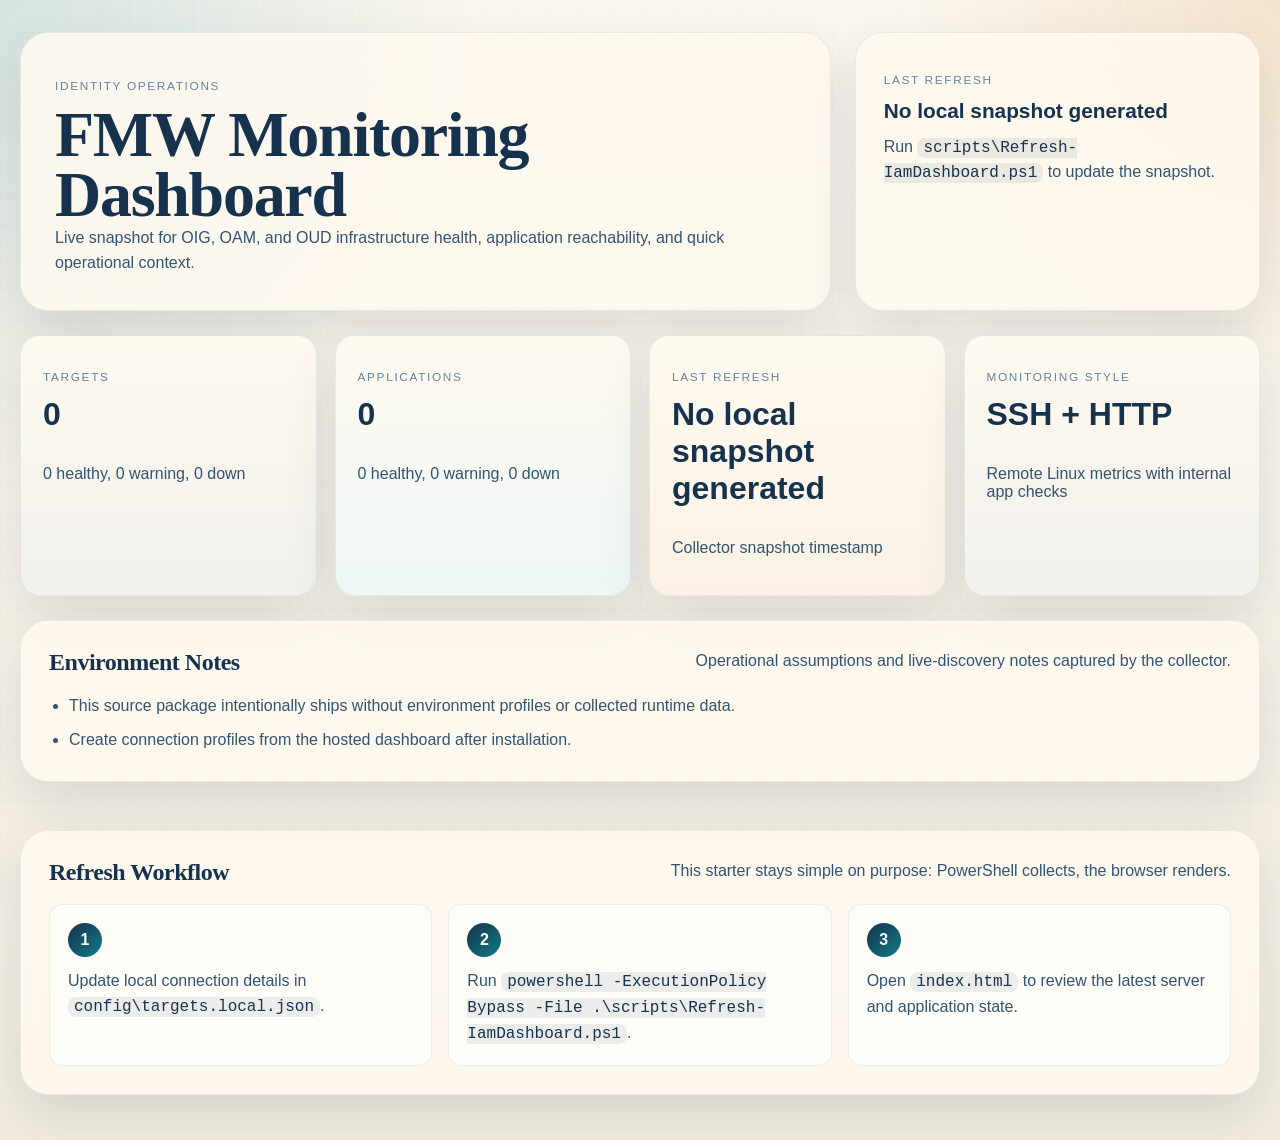
<file: index.html>
<!DOCTYPE html>
<html lang="en">
<head>
    <meta charset="utf-8">
    <meta name="viewport" content="width=device-width, initial-scale=1">
    <title>FMW Operations Console</title>
    <link rel="stylesheet" href="assets/styles.css">
</head>
<body>
    <div class="page-shell">
        <header class="hero">
            <div>
                <p class="eyebrow">Identity Operations</p>
                <h1 id="dashboard-title">FMW Operations Console</h1>
                <p class="hero-copy">
                    Live snapshot for OIG, OAM, and OUD infrastructure health, application reachability,
                    and quick operational context.
                </p>
            </div>
            <div class="hero-panel">
                <p class="panel-label">Last refresh</p>
                <p class="panel-value" id="generated-at">Waiting for data</p>
                <p class="panel-hint">
                    Run <code>scripts\Refresh-IamDashboard.ps1</code> to update the snapshot.
                </p>
            </div>
        </header>

        <main class="dashboard-layout">
            <section class="summary-grid" id="summary-grid"></section>

            <section class="notes-card">
                <div class="section-heading">
                    <h2>Environment Notes</h2>
                    <p>Operational assumptions and live-discovery notes captured by the collector.</p>
                </div>
                <ul id="notes-list" class="notes-list"></ul>
            </section>

            <section id="targets" class="targets-grid"></section>

            <section class="runbook-card">
                <div class="section-heading">
                    <h2>Refresh Workflow</h2>
                    <p>This starter stays simple on purpose: PowerShell collects, the browser renders.</p>
                </div>
                <div class="runbook-steps">
                    <div class="runbook-step">
                        <span>1</span>
                        <p>Update local connection details in <code>config\targets.local.json</code>.</p>
                    </div>
                    <div class="runbook-step">
                        <span>2</span>
                        <p>Run <code>powershell -ExecutionPolicy Bypass -File .\scripts\Refresh-IamDashboard.ps1</code>.</p>
                    </div>
                    <div class="runbook-step">
                        <span>3</span>
                        <p>Open <code>index.html</code> to review the latest server and application state.</p>
                    </div>
                </div>
            </section>
        </main>
    </div>

    <script src="data/dashboard-data.js"></script>
    <script src="assets/app.js"></script>
</body>
</html>
</file>
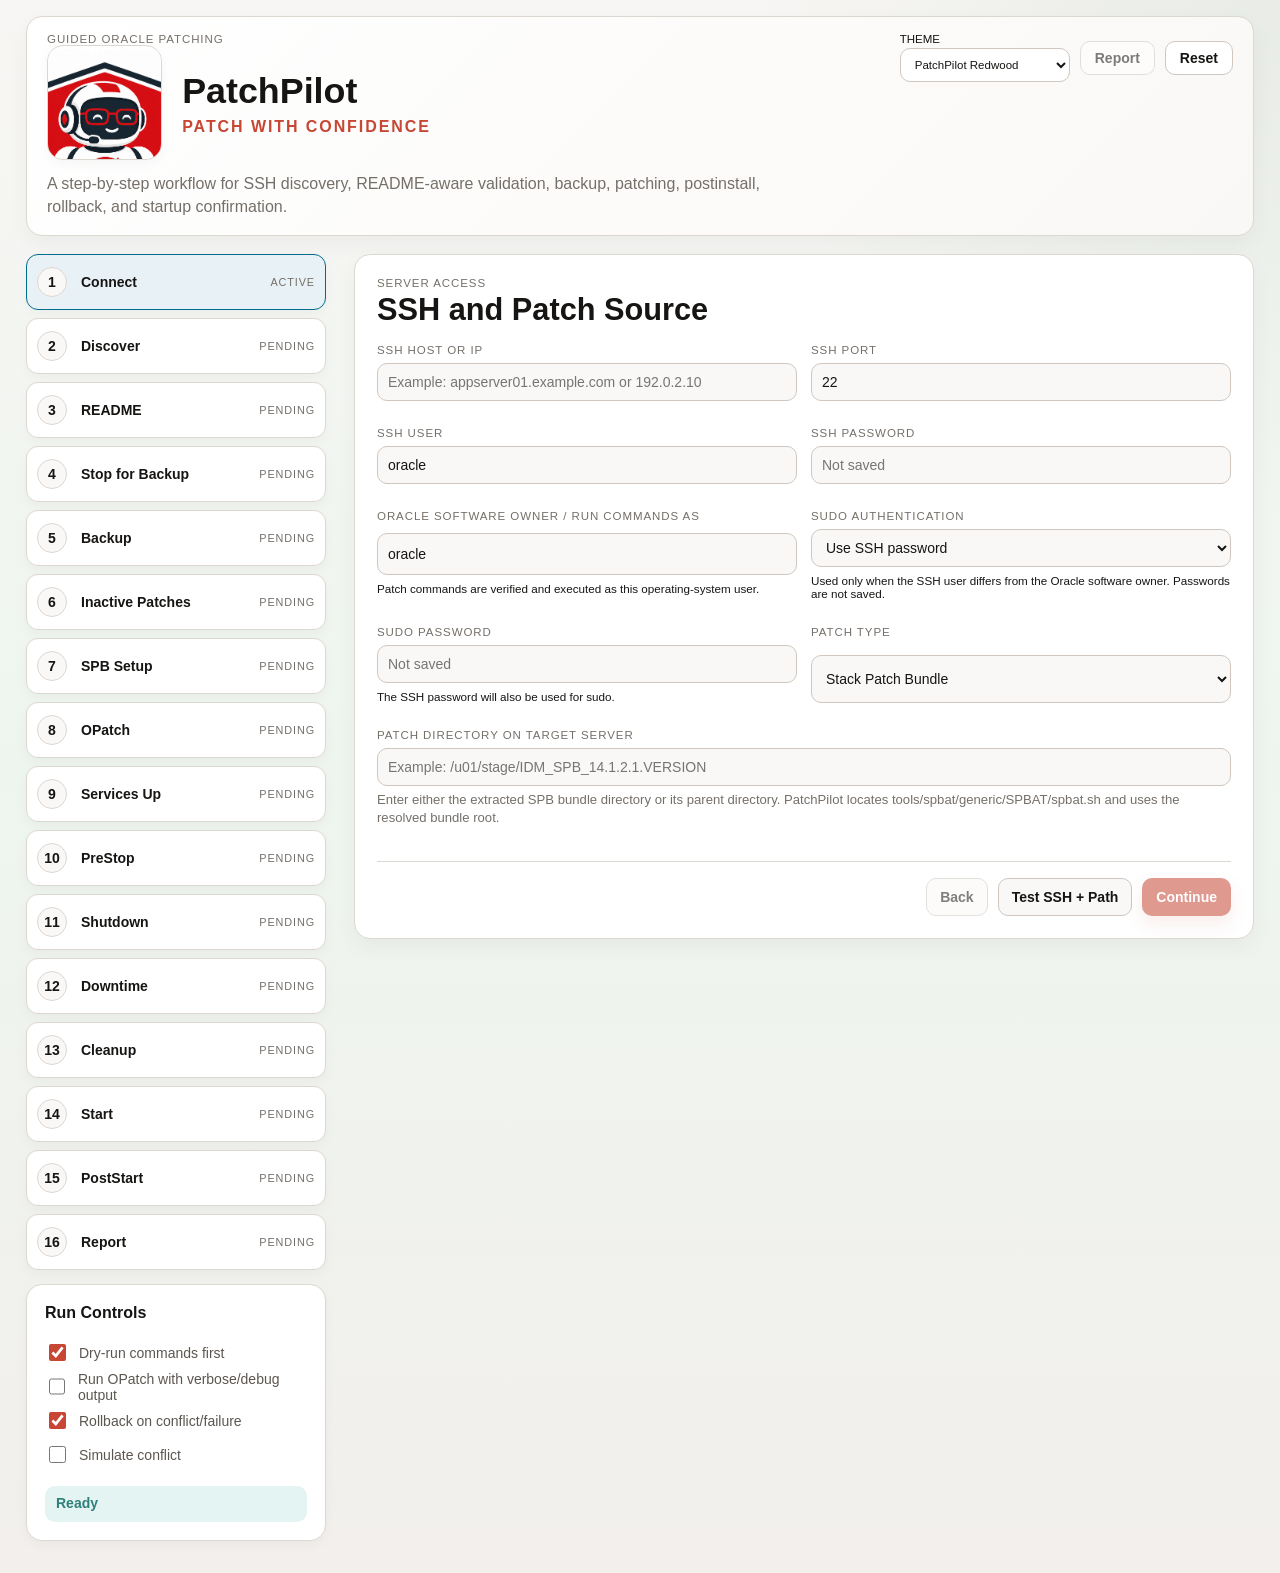
<file: server-app/patchpilot/index.html>
<!doctype html>
<html lang="en">
  <head>
    <meta charset="utf-8">
    <meta name="viewport" content="width=device-width, initial-scale=1">
    <title>PatchPilot</title>
    <link rel="stylesheet" href="assets/styles.css?v=1.3.2">
  </head>
  <body data-app-theme="redwood">
    <div class="app-shell">
      <main class="wizard-shell">
        <section class="wizard-hero">
          <div>
            <p class="page-breadcrumb">Guided Oracle Patching</p>
            <div class="hero-title-row">
              <span class="hero-logo hero-logo-crop" aria-hidden="true">
                <img src="assets/images/patchpilot-logo.png" alt="">
              </span>
              <div class="hero-brand-text">
                <h1>PatchPilot</h1>
                <p class="hero-tagline">Patch with confidence</p>
              </div>
            </div>
            <p class="page-copy">A step-by-step workflow for SSH discovery, README-aware validation, backup, patching, postinstall, rollback, and startup confirmation.</p>
          </div>
          <div class="topbar-actions embedded-actions">
            <label class="app-theme-control" title="Switch the PatchPilot visual theme">
              <span>Theme</span>
              <select id="appThemeSelect" class="app-theme-select" aria-label="Application theme">
                <option value="redwood">PatchPilot Redwood</option>
                <option value="weblogic-classic">WebLogic Classic</option>
                <option value="sr-redwood">SR Redwood Light</option>
                <option value="hcm-teal">HCM Teal</option>
                <option value="observability-dark">Observability Dark</option>
                <option value="analytics-light">Analytics Light</option>
              </select>
            </label>
            <button id="downloadReportButton" class="topbar-tile" type="button" disabled>Report</button>
            <button id="resetRunButton" class="topbar-tile" type="button">Reset</button>
          </div>
        </section>

        <div id="wizardLayout" class="wizard-layout">
          <aside class="wizard-rail" aria-label="PatchPilot guided steps">
            <div id="wizardSteps" class="wizard-steps"></div>
            <section class="panel run-card">
              <div class="panel-heading">
                <h2>Run Controls</h2>
              </div>
              <label class="toggle-row">
                <input id="dryRunToggle" type="checkbox" checked>
                <span>Dry-run commands first</span>
              </label>
              <label class="toggle-row">
                <input id="opatchDebugToggle" type="checkbox">
                <span>Run OPatch with verbose/debug output</span>
              </label>
              <label class="toggle-row">
                <input id="autoRollbackToggle" type="checkbox" checked>
                <span>Rollback on conflict/failure</span>
              </label>
              <label class="toggle-row">
                <input id="simulateConflictToggle" type="checkbox">
                <span>Simulate conflict</span>
              </label>
              <div class="status-strip" id="connectionStatus">Ready</div>
            </section>
          </aside>

          <section class="wizard-card" aria-live="polite">
            <div id="stepContent"></div>
            <div class="wizard-actions">
              <button id="backButton" class="button button-secondary" type="button">Back</button>
              <button id="secondaryActionButton" class="button button-secondary" type="button">Run Check</button>
              <button id="nextButton" class="button button-primary" type="button">Continue</button>
            </div>
          </section>

          <section id="monitorPanel" class="panel monitor-panel">
            <div class="panel-heading">
              <h2>Live Patch Monitor</h2>
              <div class="monitor-actions">
                <span id="monitorState" class="small-pill">Idle</span>
                <button id="rollbackButton" class="button button-secondary" type="button" disabled>Rollback Patch</button>
                <button id="clearLogButton" class="button button-secondary" type="button">Clear</button>
              </div>
            </div>
            <div id="activityLog" class="activity-log" aria-live="polite"></div>
          </section>
        </div>
      </main>
    </div>

    <script src="assets/app.js?v=1.3.2"></script>
  </body>
</html>
</file>
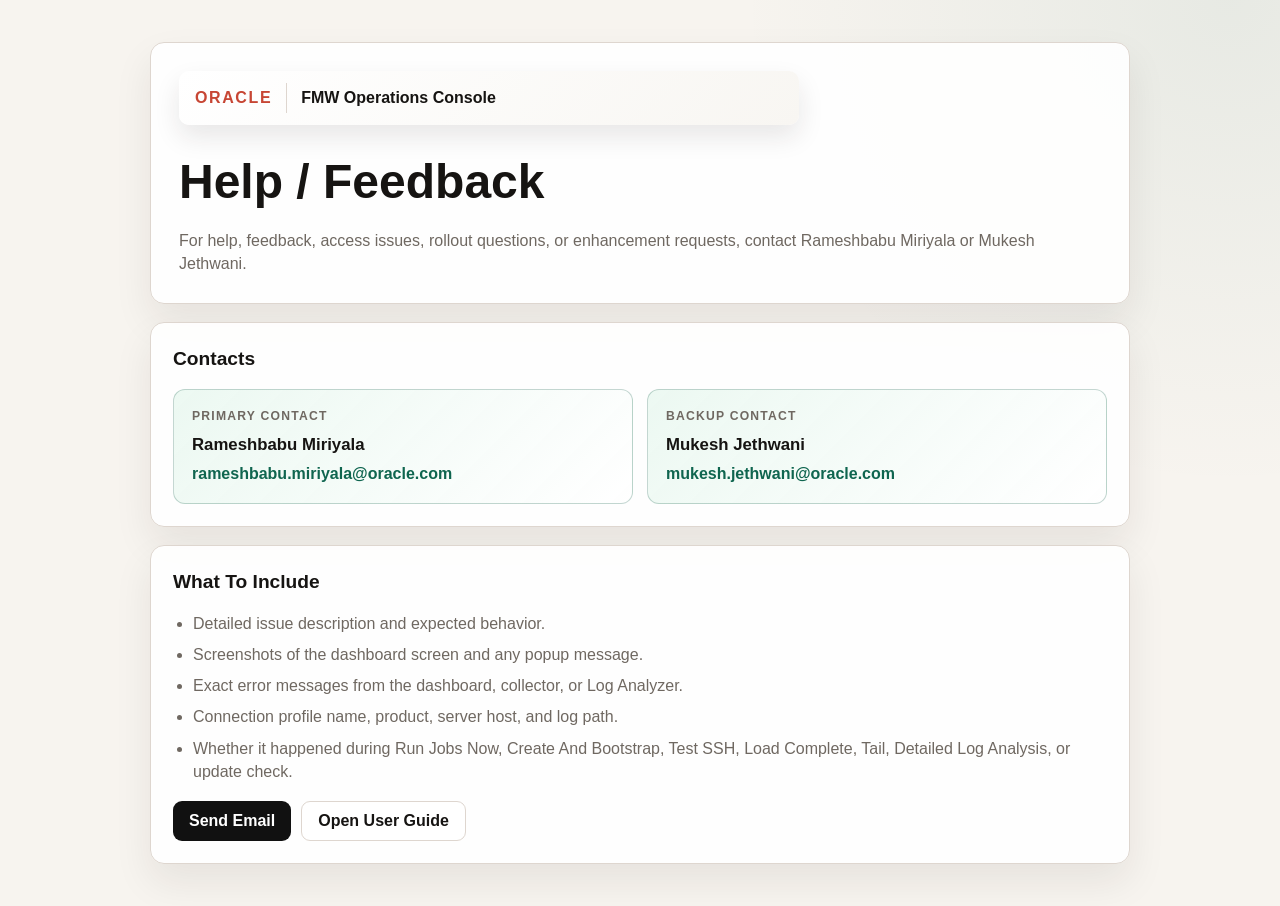
<file: server-app/static/help-feedback.html>
<!DOCTYPE html>
<html lang="en">
<head>
    <meta charset="utf-8">
    <meta name="viewport" content="width=device-width, initial-scale=1">
    <title>Help / Feedback - FMW Operations Console</title>
    <style>
        :root {
            --ink: #161412;
            --muted: #6f6861;
            --border: #ded6cf;
            --oracle: #c74634;
            --green: #2f6f5f;
            --surface: #fffdf9;
        }
        * { box-sizing: border-box; }
        body {
            margin: 0;
            color: var(--ink);
            background: radial-gradient(circle at 96% 0%, rgba(47, 111, 95, 0.08), transparent 32%), #f7f4ef;
            font-family: Arial, Helvetica, sans-serif;
            line-height: 1.45;
        }
        .page {
            width: min(980px, calc(100vw - 32px));
            margin: 42px auto;
        }
        .hero, .panel {
            border: 1px solid var(--border);
            border-radius: 14px;
            background: rgba(255, 255, 255, 0.92);
            box-shadow: 0 18px 38px rgba(35, 31, 28, 0.08);
        }
        .hero { padding: 28px; }
        .brand {
            display: inline-flex;
            align-items: center;
            gap: 14px;
            min-width: min(620px, 100%);
            margin-bottom: 22px;
            padding: 12px 16px;
            border-radius: 10px;
            background: linear-gradient(135deg, #fff, #f8f6f2);
            box-shadow: 0 12px 26px rgba(35, 31, 28, 0.1);
        }
        .oracle {
            color: var(--oracle);
            font-weight: 900;
            letter-spacing: 0.1em;
        }
        .divider {
            width: 1px;
            height: 30px;
            background: var(--border);
        }
        h1 {
            margin: 0 0 12px;
            font-size: clamp(2rem, 5vw, 3rem);
            letter-spacing: 0;
        }
        p { margin: 0; color: var(--muted); }
        .panel {
            margin-top: 18px;
            padding: 22px;
        }
        h2 {
            margin: 0 0 16px;
            font-size: 1.2rem;
        }
        .contact-grid {
            display: grid;
            grid-template-columns: repeat(auto-fit, minmax(260px, 1fr));
            gap: 14px;
        }
        .contact-card {
            padding: 18px;
            border: 1px solid rgba(47, 111, 95, 0.28);
            border-radius: 12px;
            background: linear-gradient(135deg, rgba(235, 248, 241, 0.95), #fff);
        }
        .contact-card span {
            display: block;
            color: var(--muted);
            font-size: 0.76rem;
            font-weight: 900;
            letter-spacing: 0.1em;
            text-transform: uppercase;
        }
        .contact-card strong {
            display: block;
            margin-top: 8px;
            font-size: 1.05rem;
        }
        .contact-card a {
            display: inline-block;
            margin-top: 4px;
            color: #0f654f;
            font-weight: 800;
            text-decoration: none;
        }
        ul {
            margin: 0;
            padding-left: 20px;
            color: var(--muted);
        }
        li + li { margin-top: 8px; }
        .button-row {
            display: flex;
            flex-wrap: wrap;
            gap: 10px;
            margin-top: 18px;
        }
        .button {
            display: inline-flex;
            align-items: center;
            justify-content: center;
            min-height: 40px;
            padding: 0 16px;
            border-radius: 9px;
            background: #111;
            color: #fff;
            font-weight: 900;
            text-decoration: none;
        }
        .button.secondary {
            border: 1px solid var(--border);
            background: #fff;
            color: var(--ink);
        }
    </style>
</head>
<body>
    <main class="page">
        <section class="hero">
            <div class="brand">
                <span class="oracle">ORACLE</span>
                <span class="divider" aria-hidden="true"></span>
                <strong>FMW Operations Console</strong>
            </div>
            <h1>Help / Feedback</h1>
            <p>For help, feedback, access issues, rollout questions, or enhancement requests, contact Rameshbabu Miriyala or Mukesh Jethwani.</p>
        </section>

        <section class="panel">
            <h2>Contacts</h2>
            <div class="contact-grid">
                <article class="contact-card">
                    <span>Primary Contact</span>
                    <strong>Rameshbabu Miriyala</strong>
                    <a href="mailto:rameshbabu.miriyala@oracle.com">rameshbabu.miriyala@oracle.com</a>
                </article>
                <article class="contact-card">
                    <span>Backup Contact</span>
                    <strong>Mukesh Jethwani</strong>
                    <a href="mailto:mukesh.jethwani@oracle.com">mukesh.jethwani@oracle.com</a>
                </article>
            </div>
        </section>

        <section class="panel">
            <h2>What To Include</h2>
            <ul>
                <li>Detailed issue description and expected behavior.</li>
                <li>Screenshots of the dashboard screen and any popup message.</li>
                <li>Exact error messages from the dashboard, collector, or Log Analyzer.</li>
                <li>Connection profile name, product, server host, and log path.</li>
                <li>Whether it happened during Run Jobs Now, Create And Bootstrap, Test SSH, Load Complete, Tail, Detailed Log Analysis, or update check.</li>
            </ul>
            <div class="button-row">
                <a class="button" href="mailto:rameshbabu.miriyala@oracle.com;mukesh.jethwani@oracle.com?subject=FMW%20Monitoring%20Dashboard%20Help%20Request">Send Email</a>
                <a class="button secondary" href="/manual.html" target="_blank" rel="noopener">Open User Guide</a>
            </div>
        </section>
    </main>
</body>
</html>
</file>
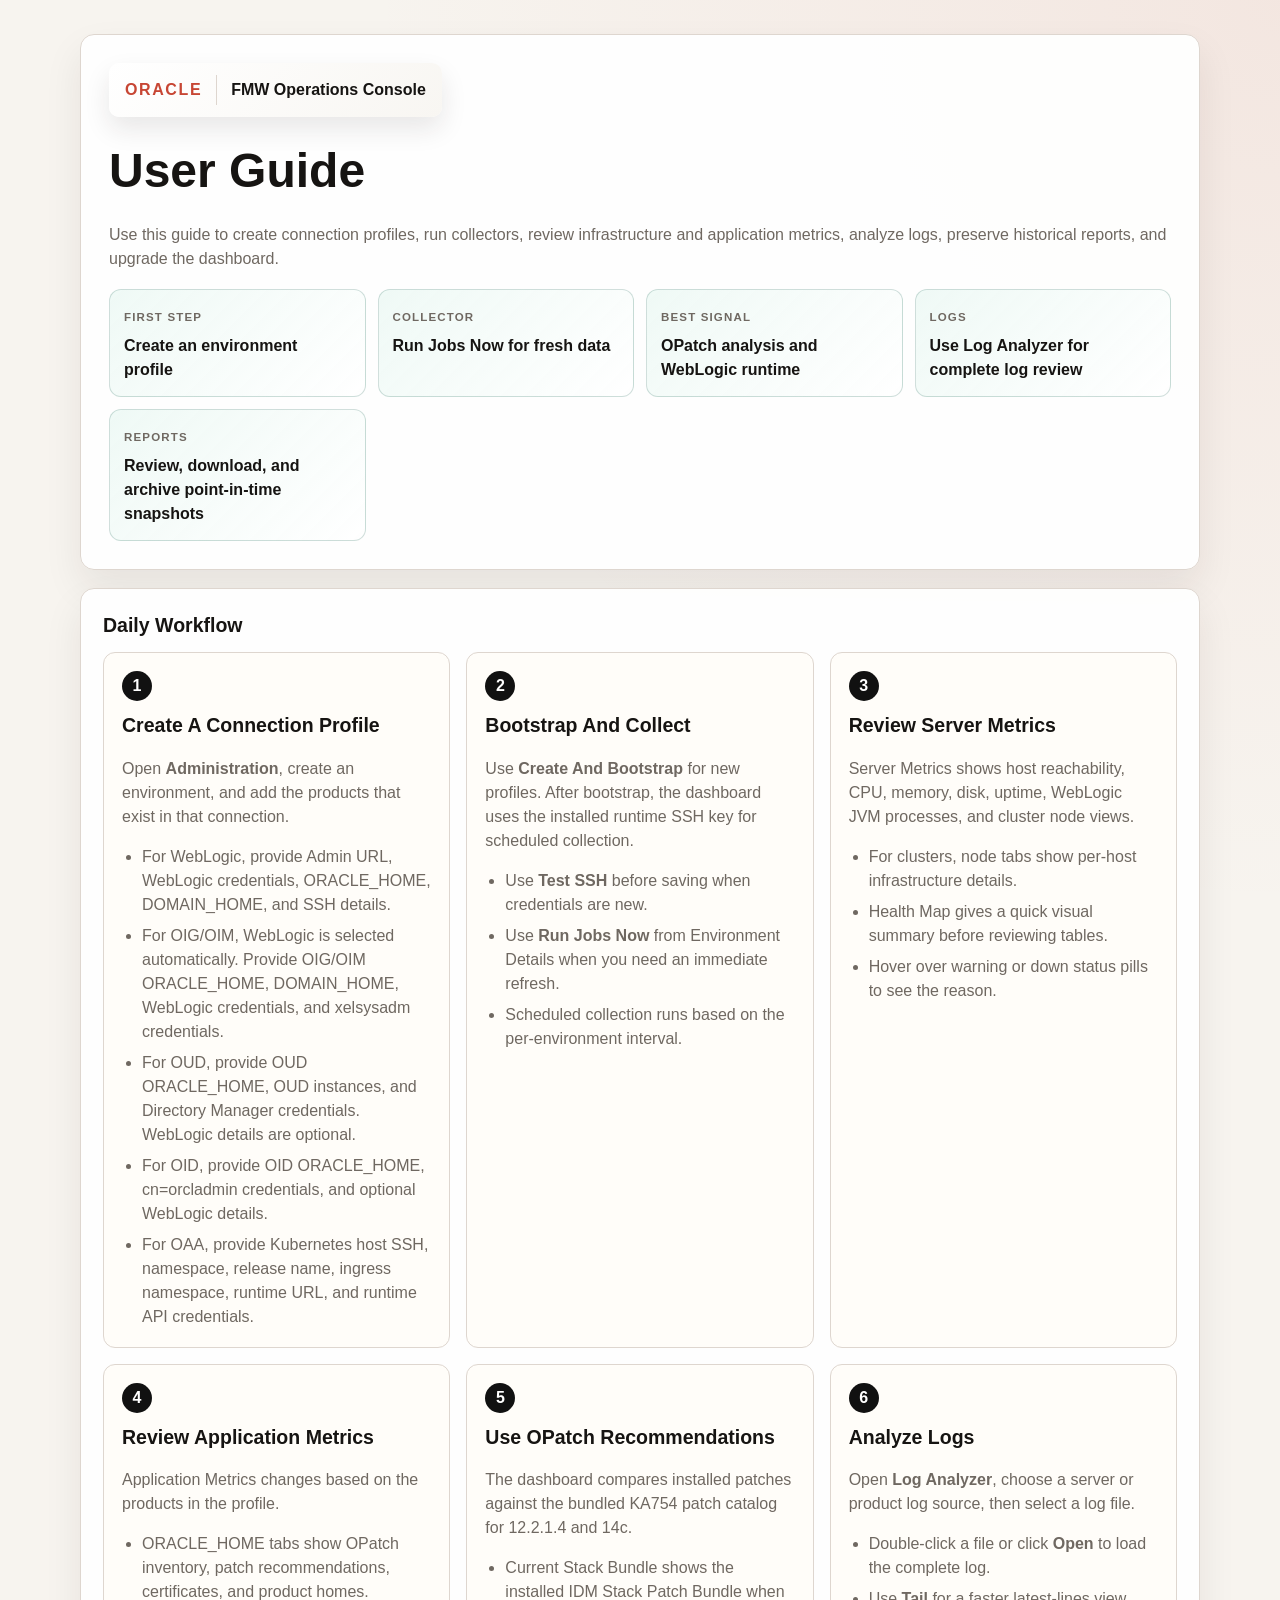
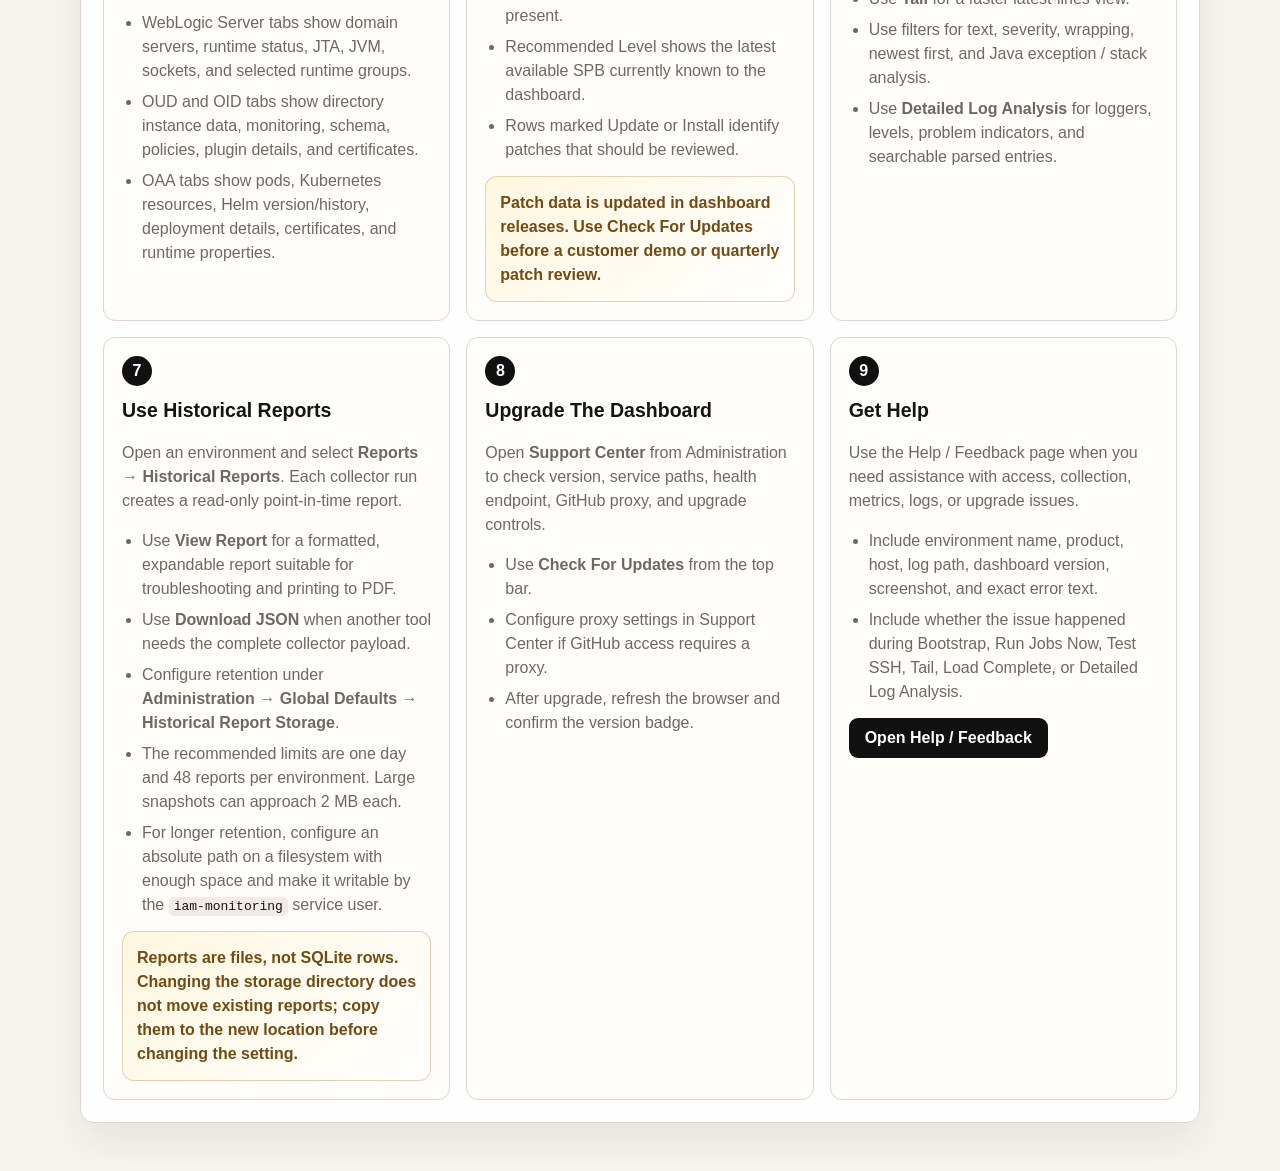
<file: server-app/static/manual.html>
<!DOCTYPE html>
<html lang="en">
<head>
    <meta charset="utf-8">
    <meta name="viewport" content="width=device-width, initial-scale=1">
    <title>User Guide - FMW Operations Console</title>
    <style>
        :root {
            --ink: #161412;
            --muted: #6f6861;
            --border: #ded6cf;
            --oracle: #c74634;
            --green: #2f6f5f;
            --amber: #9a6418;
            --surface: #fffdf9;
        }
        * { box-sizing: border-box; }
        body {
            margin: 0;
            color: var(--ink);
            background: radial-gradient(circle at 100% 0%, rgba(199, 70, 52, 0.08), transparent 30%), #f7f4ef;
            font-family: Arial, Helvetica, sans-serif;
            line-height: 1.5;
        }
        .page {
            width: min(1120px, calc(100vw - 32px));
            margin: 34px auto 48px;
        }
        .hero, .panel {
            border: 1px solid var(--border);
            border-radius: 14px;
            background: rgba(255, 255, 255, 0.94);
            box-shadow: 0 18px 38px rgba(35, 31, 28, 0.08);
        }
        .hero {
            padding: 28px;
        }
        .brand {
            display: inline-flex;
            align-items: center;
            gap: 14px;
            margin-bottom: 18px;
            padding: 12px 16px;
            border-radius: 10px;
            background: linear-gradient(135deg, #fff, #f8f6f2);
            box-shadow: 0 12px 26px rgba(35, 31, 28, 0.1);
        }
        .oracle {
            color: var(--oracle);
            font-weight: 900;
            letter-spacing: 0.1em;
        }
        .divider {
            width: 1px;
            height: 30px;
            background: var(--border);
        }
        h1 {
            margin: 0 0 10px;
            font-size: clamp(2rem, 5vw, 3rem);
        }
        h2 {
            margin: 0 0 12px;
            font-size: 1.22rem;
        }
        p { color: var(--muted); }
        .quick-grid {
            display: grid;
            grid-template-columns: repeat(auto-fit, minmax(230px, 1fr));
            gap: 12px;
            margin-top: 18px;
        }
        .quick-card {
            padding: 14px;
            border: 1px solid rgba(47, 111, 95, 0.22);
            border-radius: 12px;
            background: linear-gradient(135deg, rgba(238, 249, 245, 0.94), #fff);
        }
        .quick-card span {
            color: var(--muted);
            font-size: 0.72rem;
            font-weight: 900;
            letter-spacing: 0.1em;
            text-transform: uppercase;
        }
        .quick-card strong {
            display: block;
            margin-top: 6px;
            font-size: 1rem;
        }
        .panel {
            margin-top: 18px;
            padding: 22px;
        }
        .step-grid {
            display: grid;
            grid-template-columns: repeat(auto-fit, minmax(320px, 1fr));
            gap: 16px;
        }
        .step {
            padding: 18px;
            border: 1px solid var(--border);
            border-radius: 12px;
            background: var(--surface);
        }
        .step-number {
            display: inline-flex;
            align-items: center;
            justify-content: center;
            width: 30px;
            height: 30px;
            margin-bottom: 10px;
            border-radius: 999px;
            background: #111;
            color: #fff;
            font-weight: 900;
        }
        ul {
            margin: 10px 0 0;
            padding-left: 20px;
            color: var(--muted);
        }
        li + li { margin-top: 7px; }
        code {
            padding: 2px 5px;
            border-radius: 5px;
            background: #f0ebe5;
            color: var(--ink);
        }
        .callout {
            margin-top: 14px;
            padding: 14px;
            border: 1px solid rgba(154, 100, 24, 0.28);
            border-radius: 12px;
            background: linear-gradient(135deg, #fff6df, #fff);
            color: #704b14;
            font-weight: 800;
        }
        .button {
            display: inline-flex;
            align-items: center;
            min-height: 40px;
            margin-top: 14px;
            padding: 0 16px;
            border-radius: 9px;
            background: #111;
            color: #fff;
            font-weight: 900;
            text-decoration: none;
        }
    </style>
</head>
<body>
    <main class="page">
        <section class="hero">
            <div class="brand">
                <span class="oracle">ORACLE</span>
                <span class="divider" aria-hidden="true"></span>
                <strong>FMW Operations Console</strong>
            </div>
            <h1>User Guide</h1>
            <p>Use this guide to create connection profiles, run collectors, review infrastructure and application metrics, analyze logs, preserve historical reports, and upgrade the dashboard.</p>
            <div class="quick-grid">
                <div class="quick-card"><span>First Step</span><strong>Create an environment profile</strong></div>
                <div class="quick-card"><span>Collector</span><strong>Run Jobs Now for fresh data</strong></div>
                <div class="quick-card"><span>Best Signal</span><strong>OPatch analysis and WebLogic runtime</strong></div>
                <div class="quick-card"><span>Logs</span><strong>Use Log Analyzer for complete log review</strong></div>
                <div class="quick-card"><span>Reports</span><strong>Review, download, and archive point-in-time snapshots</strong></div>
            </div>
        </section>

        <section class="panel">
            <h2>Daily Workflow</h2>
            <div class="step-grid">
                <article class="step">
                    <span class="step-number">1</span>
                    <h2>Create A Connection Profile</h2>
                    <p>Open <strong>Administration</strong>, create an environment, and add the products that exist in that connection.</p>
                    <ul>
                        <li>For WebLogic, provide Admin URL, WebLogic credentials, ORACLE_HOME, DOMAIN_HOME, and SSH details.</li>
                        <li>For OIG/OIM, WebLogic is selected automatically. Provide OIG/OIM ORACLE_HOME, DOMAIN_HOME, WebLogic credentials, and xelsysadm credentials.</li>
                        <li>For OUD, provide OUD ORACLE_HOME, OUD instances, and Directory Manager credentials. WebLogic details are optional.</li>
                        <li>For OID, provide OID ORACLE_HOME, cn=orcladmin credentials, and optional WebLogic details.</li>
                        <li>For OAA, provide Kubernetes host SSH, namespace, release name, ingress namespace, runtime URL, and runtime API credentials.</li>
                    </ul>
                </article>
                <article class="step">
                    <span class="step-number">2</span>
                    <h2>Bootstrap And Collect</h2>
                    <p>Use <strong>Create And Bootstrap</strong> for new profiles. After bootstrap, the dashboard uses the installed runtime SSH key for scheduled collection.</p>
                    <ul>
                        <li>Use <strong>Test SSH</strong> before saving when credentials are new.</li>
                        <li>Use <strong>Run Jobs Now</strong> from Environment Details when you need an immediate refresh.</li>
                        <li>Scheduled collection runs based on the per-environment interval.</li>
                    </ul>
                </article>
                <article class="step">
                    <span class="step-number">3</span>
                    <h2>Review Server Metrics</h2>
                    <p>Server Metrics shows host reachability, CPU, memory, disk, uptime, WebLogic JVM processes, and cluster node views.</p>
                    <ul>
                        <li>For clusters, node tabs show per-host infrastructure details.</li>
                        <li>Health Map gives a quick visual summary before reviewing tables.</li>
                        <li>Hover over warning or down status pills to see the reason.</li>
                    </ul>
                </article>
                <article class="step">
                    <span class="step-number">4</span>
                    <h2>Review Application Metrics</h2>
                    <p>Application Metrics changes based on the products in the profile.</p>
                    <ul>
                        <li>ORACLE_HOME tabs show OPatch inventory, patch recommendations, certificates, and product homes.</li>
                        <li>WebLogic Server tabs show domain servers, runtime status, JTA, JVM, sockets, and selected runtime groups.</li>
                        <li>OUD and OID tabs show directory instance data, monitoring, schema, policies, plugin details, and certificates.</li>
                        <li>OAA tabs show pods, Kubernetes resources, Helm version/history, deployment details, certificates, and runtime properties.</li>
                    </ul>
                </article>
                <article class="step">
                    <span class="step-number">5</span>
                    <h2>Use OPatch Recommendations</h2>
                    <p>The dashboard compares installed patches against the bundled KA754 patch catalog for 12.2.1.4 and 14c.</p>
                    <ul>
                        <li>Current Stack Bundle shows the installed IDM Stack Patch Bundle when present.</li>
                        <li>Recommended Level shows the latest available SPB currently known to the dashboard.</li>
                        <li>Rows marked Update or Install identify patches that should be reviewed.</li>
                    </ul>
                    <div class="callout">Patch data is updated in dashboard releases. Use Check For Updates before a customer demo or quarterly patch review.</div>
                </article>
                <article class="step">
                    <span class="step-number">6</span>
                    <h2>Analyze Logs</h2>
                    <p>Open <strong>Log Analyzer</strong>, choose a server or product log source, then select a log file.</p>
                    <ul>
                        <li>Double-click a file or click <strong>Open</strong> to load the complete log.</li>
                        <li>Use <strong>Tail</strong> for a faster latest-lines view.</li>
                        <li>Use filters for text, severity, wrapping, newest first, and Java exception / stack analysis.</li>
                        <li>Use <strong>Detailed Log Analysis</strong> for loggers, levels, problem indicators, and searchable parsed entries.</li>
                    </ul>
                </article>
                <article class="step">
                    <span class="step-number">7</span>
                    <h2>Use Historical Reports</h2>
                    <p>Open an environment and select <strong>Reports → Historical Reports</strong>. Each collector run creates a read-only point-in-time report.</p>
                    <ul>
                        <li>Use <strong>View Report</strong> for a formatted, expandable report suitable for troubleshooting and printing to PDF.</li>
                        <li>Use <strong>Download JSON</strong> when another tool needs the complete collector payload.</li>
                        <li>Configure retention under <strong>Administration → Global Defaults → Historical Report Storage</strong>.</li>
                        <li>The recommended limits are one day and 48 reports per environment. Large snapshots can approach 2 MB each.</li>
                        <li>For longer retention, configure an absolute path on a filesystem with enough space and make it writable by the <code>iam-monitoring</code> service user.</li>
                    </ul>
                    <div class="callout">Reports are files, not SQLite rows. Changing the storage directory does not move existing reports; copy them to the new location before changing the setting.</div>
                </article>
                <article class="step">
                    <span class="step-number">8</span>
                    <h2>Upgrade The Dashboard</h2>
                    <p>Open <strong>Support Center</strong> from Administration to check version, service paths, health endpoint, GitHub proxy, and upgrade controls.</p>
                    <ul>
                        <li>Use <strong>Check For Updates</strong> from the top bar.</li>
                        <li>Configure proxy settings in Support Center if GitHub access requires a proxy.</li>
                        <li>After upgrade, refresh the browser and confirm the version badge.</li>
                    </ul>
                </article>
                <article class="step">
                    <span class="step-number">9</span>
                    <h2>Get Help</h2>
                    <p>Use the Help / Feedback page when you need assistance with access, collection, metrics, logs, or upgrade issues.</p>
                    <ul>
                        <li>Include environment name, product, host, log path, dashboard version, screenshot, and exact error text.</li>
                        <li>Include whether the issue happened during Bootstrap, Run Jobs Now, Test SSH, Tail, Load Complete, or Detailed Log Analysis.</li>
                    </ul>
                    <a class="button" href="/help-feedback.html" target="_blank" rel="noopener">Open Help / Feedback</a>
                </article>
            </div>
        </section>
    </main>
</body>
</html>
</file>
<file: assets/styles.css>
:root {
    --ink-900: #17324d;
    --ink-700: #31546f;
    --ink-500: #62839c;
    --paper: #f6f1e7;
    --paper-strong: #fffaf0;
    --teal: #0e7c86;
    --teal-soft: #d6f1ef;
    --amber: #d78b28;
    --amber-soft: #f8e4c4;
    --rose: #b94a48;
    --rose-soft: #f8d9d5;
    --shadow: 0 20px 50px rgba(23, 50, 77, 0.12);
    --radius-xl: 28px;
    --radius-lg: 20px;
    --radius-md: 14px;
}

* {
    box-sizing: border-box;
}

body {
    margin: 0;
    min-height: 100vh;
    color: var(--ink-900);
    background:
        radial-gradient(circle at top left, rgba(14, 124, 134, 0.16), transparent 28%),
        radial-gradient(circle at top right, rgba(215, 139, 40, 0.18), transparent 22%),
        linear-gradient(180deg, #fbf7ef 0%, #f1ebdf 100%);
    font-family: "Bahnschrift", "Aptos", "Segoe UI", sans-serif;
}

body::before {
    content: "";
    position: fixed;
    inset: 0;
    pointer-events: none;
    opacity: 0.35;
    background-image:
        linear-gradient(rgba(23, 50, 77, 0.04) 1px, transparent 1px),
        linear-gradient(90deg, rgba(23, 50, 77, 0.04) 1px, transparent 1px);
    background-size: 32px 32px;
}

.page-shell {
    position: relative;
    max-width: 1440px;
    margin: 0 auto;
    padding: 32px 20px 48px;
}

.hero {
    display: grid;
    grid-template-columns: minmax(0, 1.8fr) minmax(280px, 0.9fr);
    gap: 24px;
    align-items: stretch;
    margin-bottom: 24px;
}

.hero,
.notes-card,
.runbook-card,
.target-card,
.summary-card {
    animation: rise-in 500ms ease-out both;
}

.hero > div,
.notes-card,
.runbook-card,
.target-card,
.summary-card {
    background: rgba(255, 250, 240, 0.85);
    backdrop-filter: blur(10px);
    border: 1px solid rgba(23, 50, 77, 0.08);
    box-shadow: var(--shadow);
}

.hero > div:first-child {
    border-radius: var(--radius-xl);
    padding: 34px;
}

.hero-panel {
    border-radius: var(--radius-xl);
    padding: 28px;
    background:
        linear-gradient(140deg, rgba(14, 124, 134, 0.12), rgba(255, 250, 240, 0.92)),
        rgba(255, 250, 240, 0.92);
}

.eyebrow,
.panel-label,
.chip,
.metric-label,
.table-label {
    text-transform: uppercase;
    letter-spacing: 0.14em;
    font-size: 0.74rem;
    color: var(--ink-500);
}

h1,
h2,
h3 {
    margin: 0;
    font-family: "Rockwell", "Georgia", serif;
    font-weight: 700;
    letter-spacing: -0.02em;
}

h1 {
    margin-top: 10px;
    font-size: clamp(2.2rem, 5vw, 4.1rem);
    line-height: 0.95;
}

.hero-copy,
.panel-hint,
.section-heading p,
.target-meta,
.process-list,
.empty-state,
.notes-list,
.runbook-step p,
td,
th {
    margin: 0;
    line-height: 1.55;
    color: var(--ink-700);
}

.panel-value {
    margin: 10px 0 12px;
    font-size: 1.3rem;
    font-weight: 700;
}

.dashboard-layout {
    display: grid;
    gap: 24px;
}

.summary-grid {
    display: grid;
    grid-template-columns: repeat(4, minmax(0, 1fr));
    gap: 18px;
}

.summary-card {
    border-radius: var(--radius-lg);
    padding: 22px;
}

.summary-value {
    margin-top: 12px;
    font-size: 2rem;
    font-weight: 700;
}

.summary-caption {
    margin-top: 8px;
    color: var(--ink-700);
}

.summary-card.is-healthy {
    background: linear-gradient(180deg, var(--paper-strong), #eef7f6);
}

.summary-card.is-warning {
    background: linear-gradient(180deg, var(--paper-strong), #fbf2e5);
}

.summary-card.is-neutral {
    background: linear-gradient(180deg, var(--paper-strong), #f1f0ec);
}

.notes-card,
.runbook-card {
    border-radius: var(--radius-xl);
    padding: 28px;
}

.section-heading {
    display: flex;
    flex-wrap: wrap;
    justify-content: space-between;
    gap: 10px 18px;
    margin-bottom: 18px;
}

.notes-list {
    padding-left: 20px;
}

.notes-list li + li {
    margin-top: 10px;
}

.targets-grid {
    display: grid;
    gap: 24px;
}

.target-card {
    border-radius: var(--radius-xl);
    padding: 28px;
}

.target-header {
    display: flex;
    justify-content: space-between;
    gap: 18px;
    align-items: flex-start;
    margin-bottom: 22px;
}

.target-title {
    display: flex;
    align-items: center;
    gap: 12px;
    flex-wrap: wrap;
}

.status-pill {
    display: inline-flex;
    align-items: center;
    gap: 8px;
    padding: 8px 14px;
    border-radius: 999px;
    font-weight: 700;
    font-size: 0.9rem;
}

.status-pill::before {
    content: "";
    width: 10px;
    height: 10px;
    border-radius: 50%;
    background: currentColor;
}

.status-pill.is-healthy {
    color: #146a62;
    background: var(--teal-soft);
}

.status-pill.is-warning {
    color: #8a5a18;
    background: var(--amber-soft);
}

.status-pill.is-down {
    color: #8c3533;
    background: var(--rose-soft);
}

.target-meta {
    margin-top: 8px;
}

.metric-grid {
    display: grid;
    grid-template-columns: repeat(4, minmax(0, 1fr));
    gap: 16px;
    margin-bottom: 20px;
}

.metric-card {
    padding: 18px;
    border-radius: var(--radius-md);
    background: #fffdf8;
    border: 1px solid rgba(23, 50, 77, 0.08);
}

.metric-value {
    margin-top: 8px;
    font-size: 1.35rem;
    font-weight: 700;
}

.meter {
    margin-top: 12px;
    width: 100%;
    height: 10px;
    border-radius: 999px;
    background: rgba(23, 50, 77, 0.08);
    overflow: hidden;
}

.meter > span {
    display: block;
    height: 100%;
    border-radius: inherit;
    background: linear-gradient(90deg, var(--teal), #39a4a6);
}

.detail-grid {
    display: grid;
    grid-template-columns: 1.2fr 1fr;
    gap: 18px;
    margin-bottom: 18px;
}

.detail-card {
    padding: 18px;
    border-radius: var(--radius-md);
    background: #fffdf8;
    border: 1px solid rgba(23, 50, 77, 0.08);
}

.detail-card h3 {
    margin-bottom: 12px;
    font-size: 1.1rem;
}

.detail-list {
    display: grid;
    gap: 10px;
}

.detail-row {
    display: flex;
    justify-content: space-between;
    gap: 12px;
    padding-bottom: 10px;
    border-bottom: 1px dashed rgba(23, 50, 77, 0.14);
}

.detail-row:last-child {
    border-bottom: none;
    padding-bottom: 0;
}

.detail-key {
    color: var(--ink-500);
}

.detail-value {
    text-align: right;
    font-weight: 600;
    word-break: break-word;
}

.stack-list {
    display: grid;
    gap: 8px;
    margin: 0;
    padding-left: 20px;
}

.table-wrap {
    overflow-x: auto;
}

table {
    width: 100%;
    border-collapse: collapse;
    min-width: 540px;
}

thead th {
    text-align: left;
    font-size: 0.8rem;
    color: var(--ink-500);
    text-transform: uppercase;
    letter-spacing: 0.12em;
    padding: 0 0 12px;
}

tbody td {
    padding: 14px 0;
    border-top: 1px solid rgba(23, 50, 77, 0.08);
    vertical-align: top;
}

.small-pill {
    display: inline-flex;
    border-radius: 999px;
    padding: 6px 10px;
    font-size: 0.8rem;
    font-weight: 700;
}

.small-pill.is-healthy {
    background: var(--teal-soft);
    color: #146a62;
}

.small-pill.is-warning {
    background: var(--amber-soft);
    color: #8a5a18;
}

.small-pill.is-down {
    background: var(--rose-soft);
    color: #8c3533;
}

.runbook-steps {
    display: grid;
    grid-template-columns: repeat(3, minmax(0, 1fr));
    gap: 16px;
}

.runbook-step {
    padding: 18px;
    border-radius: var(--radius-md);
    background: #fffdf8;
    border: 1px solid rgba(23, 50, 77, 0.08);
}

.runbook-step span {
    display: inline-flex;
    align-items: center;
    justify-content: center;
    width: 34px;
    height: 34px;
    border-radius: 50%;
    margin-bottom: 12px;
    font-weight: 700;
    color: var(--paper-strong);
    background: linear-gradient(135deg, var(--ink-900), var(--teal));
}

code {
    font-family: "Cascadia Code", "Consolas", monospace;
    color: var(--ink-900);
    background: rgba(23, 50, 77, 0.08);
    padding: 1px 6px;
    border-radius: 8px;
}

@keyframes rise-in {
    from {
        opacity: 0;
        transform: translateY(14px);
    }

    to {
        opacity: 1;
        transform: translateY(0);
    }
}

@media (max-width: 1080px) {
    .hero,
    .detail-grid,
    .runbook-steps {
        grid-template-columns: 1fr;
    }

    .summary-grid,
    .metric-grid {
        grid-template-columns: repeat(2, minmax(0, 1fr));
    }
}

@media (max-width: 720px) {
    .page-shell {
        padding: 20px 14px 32px;
    }

    .summary-grid,
    .metric-grid {
        grid-template-columns: 1fr;
    }

    .target-header {
        flex-direction: column;
    }

    .hero > div:first-child,
    .hero-panel,
    .notes-card,
    .runbook-card,
    .target-card {
        padding: 22px;
    }

    h1 {
        line-height: 1;
    }
}
</file>
<file: server-app/patchpilot/assets/styles.css>
:root {
  --bg: #f5f3f1;
  --bg-strong: #ece7e2;
  --surface: #ffffff;
  --surface-muted: #faf8f6;
  --surface-hover: #f4f0ec;
  --header-bg: #161513;
  --border: #ddd7d1;
  --border-strong: #cfc7c0;
  --ink: #161513;
  --ink-soft: #5c5651;
  --ink-muted: #756f69;
  --oracle-red: #c74634;
  --oracle-red-soft: #f8e3df;
  --oracle-blue: #006b8f;
  --oracle-blue-soft: #e8f2f6;
  --green: #2f6d45;
  --green-deep: #204f34;
  --green-soft: #e7f3e9;
  --teal: #2f7f7b;
  --teal-soft: #e4f4f2;
  --amber: #8d6512;
  --amber-soft: #f8edd5;
  --danger: #a74334;
  --danger-soft: #f7e5e1;
  --shadow: 0 8px 22px rgba(22, 21, 19, 0.045);
  --shadow-soft: 0 4px 12px rgba(22, 21, 19, 0.035);
  --radius-xl: 16px;
  --radius-lg: 12px;
  --radius-md: 12px;
  --radius-sm: 10px;
  color-scheme: light;
}

body[data-app-theme="weblogic-classic"] {
  --bg: #f3f6fb;
  --bg-strong: #dce7f6;
  --surface: #ffffff;
  --surface-muted: #f3f7fd;
  --surface-hover: #eaf2fb;
  --header-bg: #000000;
  --border: #b8c7da;
  --border-strong: #7c99bd;
  --ink: #0b1b2e;
  --ink-soft: #203a59;
  --ink-muted: #526b87;
  --oracle-red: #d40000;
  --oracle-red-soft: #ffe5e5;
  --oracle-blue: #245f9d;
  --oracle-blue-soft: #e6f0fb;
  --green: #2c7f22;
  --green-deep: #1f5b18;
  --green-soft: #edf8e9;
  --teal: #356f9f;
  --teal-soft: #e6f0fb;
  --amber: #8b6508;
  --amber-soft: #fff4d2;
  --danger: #b3261e;
  --danger-soft: #ffe8e5;
  --shadow: 0 3px 9px rgba(10, 31, 61, 0.12);
  --shadow-soft: 0 2px 5px rgba(10, 31, 61, 0.1);
  --radius-xl: 4px;
  --radius-lg: 3px;
  --radius-md: 3px;
  --radius-sm: 3px;
  background: linear-gradient(180deg, #ffffff 0%, #eff5fc 42%, #ffffff 100%);
}

body[data-app-theme="sr-redwood"] {
  --bg: #f7f6f4;
  --bg-strong: #ece8e2;
  --surface: #ffffff;
  --surface-muted: #fafafa;
  --surface-hover: #f3f0ec;
  --header-bg: #312d2a;
  --border: #d8d3cc;
  --border-strong: #c6beb5;
  --ink: #1f1d1b;
  --ink-soft: #514b45;
  --ink-muted: #6b655f;
  --shadow: 0 10px 28px rgba(49, 45, 42, 0.1);
  --shadow-soft: 0 5px 14px rgba(49, 45, 42, 0.08);
  background:
    repeating-linear-gradient(0deg, rgba(49, 45, 42, 0.025) 0, rgba(49, 45, 42, 0.025) 1px, transparent 1px, transparent 6px),
    linear-gradient(180deg, #fbfaf9 0%, #f4f1ed 100%);
}

body[data-app-theme="hcm-teal"] {
  --bg: #0f686d;
  --bg-strong: #0b555b;
  --surface: rgba(255, 255, 255, 0.93);
  --surface-muted: rgba(255, 255, 255, 0.82);
  --surface-hover: rgba(255, 255, 255, 0.72);
  --header-bg: #312d2a;
  --border: rgba(255, 255, 255, 0.28);
  --border-strong: rgba(255, 255, 255, 0.42);
  --ink: #102425;
  --ink-soft: #2d4d4f;
  --ink-muted: #557173;
  --oracle-blue: #d9f6ff;
  --oracle-blue-soft: rgba(217, 246, 255, 0.18);
  --shadow: 0 14px 34px rgba(6, 47, 51, 0.22);
  --shadow-soft: 0 7px 16px rgba(6, 47, 51, 0.16);
  background:
    radial-gradient(circle at left center, rgba(255, 255, 255, 0.09), transparent 18%),
    radial-gradient(circle at right top, rgba(255, 255, 255, 0.12), transparent 28%),
    linear-gradient(135deg, #0d6970 0%, #0f797a 44%, #0b545a 100%);
}

body[data-app-theme="observability-dark"] {
  --bg: #0f141b;
  --bg-strong: #111c27;
  --surface: #151b24;
  --surface-muted: #101720;
  --surface-hover: #1d2733;
  --header-bg: #080b0f;
  --border: #263241;
  --border-strong: #39495d;
  --ink: #edf3f8;
  --ink-soft: #c6d2dc;
  --ink-muted: #91a4b5;
  --oracle-red: #ff6b5f;
  --oracle-red-soft: rgba(255, 107, 95, 0.16);
  --oracle-blue: #64b5f6;
  --oracle-blue-soft: rgba(100, 181, 246, 0.14);
  --green: #65d488;
  --green-deep: #9be4b0;
  --green-soft: rgba(101, 212, 136, 0.15);
  --teal: #57d6d0;
  --teal-soft: rgba(87, 214, 208, 0.14);
  --amber: #f5c15c;
  --amber-soft: rgba(245, 193, 92, 0.16);
  --danger: #ff8177;
  --danger-soft: rgba(255, 129, 119, 0.15);
  --shadow: 0 16px 40px rgba(0, 0, 0, 0.28);
  --shadow-soft: 0 8px 22px rgba(0, 0, 0, 0.22);
  color-scheme: dark;
  background:
    radial-gradient(circle at top right, rgba(87, 214, 208, 0.12), transparent 28%),
    radial-gradient(circle at bottom left, rgba(255, 107, 95, 0.08), transparent 22%),
    linear-gradient(180deg, #0d1117 0%, #111927 100%);
}

body[data-app-theme="analytics-light"] {
  --bg: #f6f8fb;
  --bg-strong: #e9eef5;
  --surface: #ffffff;
  --surface-muted: #f7f9fc;
  --surface-hover: #eef4fb;
  --header-bg: #172033;
  --border: #d7dee8;
  --border-strong: #bcc9d8;
  --ink: #172033;
  --ink-soft: #38465a;
  --ink-muted: #66758a;
  --oracle-red: #d44735;
  --oracle-red-soft: #fde7e3;
  --oracle-blue: #2563eb;
  --oracle-blue-soft: #e8f0ff;
  --green: #16805a;
  --green-deep: #0d5f42;
  --green-soft: #e5f5ee;
  --teal: #087f8c;
  --teal-soft: #e3f5f7;
  --amber: #9a6700;
  --amber-soft: #fff1cf;
  --danger: #b42318;
  --danger-soft: #fee4e2;
  --shadow: 0 8px 24px rgba(23, 32, 51, 0.08);
  --shadow-soft: 0 4px 12px rgba(23, 32, 51, 0.06);
  --radius-xl: 12px;
  --radius-lg: 10px;
  --radius-md: 10px;
  --radius-sm: 8px;
  background:
    radial-gradient(circle at top right, rgba(37, 99, 235, 0.08), transparent 25%),
    linear-gradient(180deg, #fbfcff 0%, #f2f6fb 100%);
}

* {
  box-sizing: border-box;
}

html,
body {
  min-height: 100%;
}

body {
  margin: 0;
  background:
    radial-gradient(circle at top right, rgba(47, 109, 69, 0.08), transparent 26%),
    linear-gradient(180deg, #f8f6f4 0%, #eef5ef 48%, #f2efec 100%);
  color: var(--ink);
  font-family: "Oracle Sans", "Segoe UI", Arial, sans-serif;
  font-size: 14px;
  letter-spacing: 0;
}

button,
input,
select {
  font: inherit;
}

button {
  cursor: pointer;
}

button:disabled {
  cursor: not-allowed;
  opacity: 0.55;
}

.danger-button {
  border-color: rgba(167, 67, 52, 0.45);
  color: var(--danger);
}

h1,
h2,
h3,
p {
  margin: 0;
}

.hidden {
  display: none !important;
}

.mono {
  font-family: "Cascadia Mono", Consolas, monospace;
}

.app-shell {
  min-height: 100vh;
}

.topbar {
  position: sticky;
  top: 0;
  z-index: 10;
  display: flex;
  align-items: center;
  justify-content: space-between;
  gap: 24px;
  min-height: 68px;
  padding: 10px 24px;
  background: var(--header-bg);
  color: #ffffff;
  box-shadow: 0 1px 0 rgba(255, 255, 255, 0.08);
}

.brand-lockup,
.logscope-lockup,
.topbar-actions,
.page-hero-body,
.page-hero-meta,
.panel-heading,
.monitor-actions,
.button-grid,
.dialog-actions {
  display: flex;
  align-items: center;
}

.brand-lockup {
  gap: 14px;
  min-width: 0;
}

.oracle-wordmark {
  font-size: 1.05rem;
  font-weight: 800;
  letter-spacing: 0.08em;
}

.brand-divider {
  width: 1px;
  height: 28px;
  background: rgba(255, 255, 255, 0.35);
}

.logscope-lockup {
  gap: 10px;
  min-width: 0;
}

.app-icon {
  width: 28px;
  height: 28px;
  border-radius: 8px;
  background:
    linear-gradient(90deg, transparent 48%, rgba(255, 255, 255, 0.65) 48%, rgba(255, 255, 255, 0.65) 52%, transparent 52%),
    linear-gradient(180deg, var(--oracle-red) 0%, #8d2f24 100%);
  box-shadow: inset 0 0 0 1px rgba(255, 255, 255, 0.22);
}

.app-logo-crop {
  position: relative;
  overflow: hidden;
  width: 44px;
  height: 44px;
  flex: 0 0 auto;
  background: #ffffff;
  border: 1px solid rgba(255, 255, 255, 0.26);
}

.app-logo-crop img {
  position: absolute;
  left: 50%;
  top: 5%;
  width: 215%;
  height: auto;
  transform: translateX(-50%);
  transform-origin: 50% 0;
}

.topbar-actions {
  justify-content: flex-end;
  gap: 10px;
  flex-wrap: wrap;
}

.app-theme-control {
  display: grid;
  gap: 3px;
  color: rgba(255, 255, 255, 0.74);
  font-size: 0.72rem;
  text-transform: uppercase;
}

.app-theme-select,
.topbar-tile {
  min-height: 34px;
  border: 1px solid rgba(255, 255, 255, 0.2);
  border-radius: var(--radius-sm);
  background: rgba(255, 255, 255, 0.11);
  color: #ffffff;
}

.app-theme-select {
  padding: 0 34px 0 10px;
}

.app-theme-select option {
  color: #161513;
}

.topbar-tile {
  padding: 0 14px;
}

.workspace-shell {
  display: grid;
  grid-template-columns: minmax(280px, 340px) minmax(0, 1fr);
  gap: 18px;
  max-width: 1720px;
  margin: 0 auto;
  padding: 18px 22px 28px;
}

.workspace-sidebar,
.workspace-main {
  min-width: 0;
}

.workspace-sidebar {
  display: grid;
  align-content: start;
  gap: 14px;
}

.workspace-main {
  display: grid;
  gap: 16px;
}

.sidebar-nav,
.panel,
.metric-card,
.page-hero,
.workflow-panel {
  border: 1px solid var(--border);
  border-radius: var(--radius-xl);
  background: var(--surface);
  box-shadow: var(--shadow);
}

.sidebar-nav,
.panel,
.workflow-panel {
  padding: 18px;
}

.nav-heading,
.metric-label,
.page-breadcrumb,
.small-pill,
.status-pill,
.field span {
  text-transform: uppercase;
  letter-spacing: 0.08em;
  font-size: 0.72rem;
}

.nav-heading,
.metric-label,
.page-breadcrumb,
.field span {
  color: var(--ink-muted);
}

.nav-item {
  display: grid;
  gap: 5px;
  padding: 13px;
  border-radius: var(--radius-md);
  border: 1px solid transparent;
  color: var(--ink-soft);
}

.nav-item + .nav-item {
  margin-top: 8px;
}

.nav-item.is-active {
  border-color: var(--oracle-blue);
  background: var(--oracle-blue-soft);
}

.nav-item-label {
  color: var(--ink);
  font-weight: 700;
}

.nav-item-copy,
.page-copy,
.metric-card p,
.empty-state,
.dialog-copy,
.patch-meta,
.host-meta,
.check-copy,
.service-meta {
  line-height: 1.45;
  color: var(--ink-muted);
}

.panel-heading {
  justify-content: space-between;
  gap: 14px;
  margin-bottom: 14px;
}

.panel-heading h1,
.panel-heading h2 {
  font-size: 1rem;
  line-height: 1.2;
}

.field {
  display: grid;
  gap: 7px;
  margin-bottom: 12px;
}

.field-help {
  margin: -2px 0 0;
  color: var(--ink-muted);
  font-size: 0.82rem;
  line-height: 1.4;
}

.field input,
.field select,
.search-input {
  min-height: 38px;
  width: 100%;
  border: 1px solid var(--border-strong);
  border-radius: var(--radius-sm);
  background: var(--surface-muted);
  color: var(--ink);
  padding: 0 10px;
}

.secret-input {
  -webkit-text-security: disc;
  text-security: disc;
}

.connect-result {
  margin-top: auto;
}

.connect-validation-grid {
  margin-top: 12px;
}

.profile-summary {
  display: grid;
  gap: 10px;
  margin: 0;
}

.profile-summary div {
  display: grid;
  grid-template-columns: minmax(92px, 0.72fr) minmax(0, 1fr);
  gap: 8px;
  padding-bottom: 9px;
  border-bottom: 1px solid var(--border);
}

.profile-summary dt {
  color: var(--ink-muted);
}

.profile-summary dd {
  margin: 0;
  min-width: 0;
  overflow-wrap: anywhere;
  color: var(--ink);
  font-weight: 600;
}

.toggle-row {
  display: flex;
  align-items: center;
  gap: 10px;
  min-height: 34px;
  color: var(--ink-soft);
}

.toggle-row input {
  width: 17px;
  height: 17px;
  accent-color: var(--oracle-red);
}

.button-grid {
  gap: 8px;
}

.button-grid .button {
  flex: 1;
}

.button,
.topbar-tile {
  border-radius: var(--radius-sm);
  font-weight: 700;
  transition: transform 160ms ease, box-shadow 160ms ease, background 160ms ease;
}

.button {
  min-height: 38px;
  border: 1px solid transparent;
  padding: 0 13px;
}

.button:hover:not(:disabled),
.topbar-tile:hover:not(:disabled) {
  transform: translateY(-1px);
}

.button-primary {
  background: var(--oracle-red);
  color: #ffffff;
  box-shadow: 0 8px 16px rgba(199, 70, 52, 0.16);
}

.button-secondary {
  border-color: var(--border-strong);
  background: var(--surface-muted);
  color: var(--ink);
}

.button-secondary.danger-button {
  border-color: rgba(167, 67, 52, 0.45);
  color: var(--danger);
}

.full-width {
  width: 100%;
}

.status-strip {
  min-height: 36px;
  margin-top: 14px;
  padding: 9px 11px;
  border-radius: var(--radius-sm);
  background: var(--teal-soft);
  color: var(--teal);
  font-weight: 700;
}

.page-hero {
  position: relative;
  overflow: hidden;
  min-height: 190px;
  background:
    radial-gradient(circle at top right, rgba(199, 70, 52, 0.12), transparent 24%),
    linear-gradient(135deg, var(--surface), var(--surface-muted));
}

.page-hero-strip {
  height: 8px;
  background: linear-gradient(90deg, var(--oracle-red), var(--teal), var(--amber));
}

.page-hero-body {
  justify-content: space-between;
  gap: 20px;
  padding: 24px 28px 14px;
}

.page-title {
  margin-top: 6px;
  font-size: clamp(2rem, 3.8vw, 4rem);
  line-height: 0.98;
  letter-spacing: 0;
}

.page-copy {
  max-width: 720px;
  margin-top: 12px;
  font-size: 1rem;
}

.page-hero-meta {
  align-self: flex-start;
  gap: 10px;
  flex-wrap: wrap;
  justify-content: flex-end;
}

.status-pill,
.small-pill,
.page-badge {
  display: inline-flex;
  align-items: center;
  justify-content: center;
  border-radius: 999px;
  white-space: nowrap;
  font-weight: 800;
}

.status-pill {
  min-height: 32px;
  padding: 0 12px;
  background: var(--amber-soft);
  color: var(--amber);
}

.status-pill.is-good {
  background: var(--green-soft);
  color: var(--green-deep);
}

.status-pill.is-danger {
  background: var(--danger-soft);
  color: var(--danger);
}

.small-pill {
  min-height: 26px;
  padding: 0 9px;
  border: 1px solid var(--border);
  background: var(--surface-muted);
  color: var(--ink-muted);
}

.page-activity {
  gap: 8px;
  color: var(--ink-soft);
}

.activity-spinner {
  width: 16px;
  height: 16px;
  border-radius: 999px;
  border: 2px solid var(--border-strong);
  border-top-color: var(--oracle-red);
  animation: spin 700ms linear infinite;
}

.page-badges {
  display: flex;
  gap: 8px;
  flex-wrap: wrap;
  padding: 0 28px 24px;
}

.page-badge {
  min-height: 30px;
  padding: 0 11px;
  background: var(--surface);
  border: 1px solid var(--border);
  color: var(--ink-soft);
}

.page-badge.is-active {
  border-color: rgba(47, 127, 123, 0.42);
  background: var(--teal-soft);
  color: var(--teal);
}

.metrics-grid {
  display: grid;
  grid-template-columns: repeat(4, minmax(0, 1fr));
  gap: 14px;
}

.metric-card {
  padding: 18px;
}

.metric-card strong {
  display: block;
  margin: 8px 0 6px;
  font-size: clamp(1.6rem, 3vw, 2.25rem);
}

.workflow-steps {
  display: grid;
  grid-template-columns: repeat(6, minmax(110px, 1fr));
  gap: 10px;
}

.workflow-step {
  display: grid;
  gap: 8px;
  min-height: 108px;
  padding: 12px;
  border: 1px solid var(--border);
  border-radius: var(--radius-md);
  background: var(--surface-muted);
}

.workflow-step strong {
  line-height: 1.2;
}

.workflow-step small {
  color: var(--ink-muted);
  line-height: 1.35;
}

.workflow-step.is-active {
  border-color: var(--oracle-blue);
  background: var(--oracle-blue-soft);
}

.workflow-step.is-complete {
  border-color: rgba(47, 109, 69, 0.35);
  background: var(--green-soft);
}

.workflow-step.is-failed {
  border-color: rgba(167, 67, 52, 0.4);
  background: var(--danger-soft);
}

.content-grid {
  display: grid;
  grid-template-columns: minmax(0, 1fr) minmax(0, 1fr);
  gap: 16px;
}

.inventory-list,
.patch-list,
.check-list,
.service-list {
  display: grid;
  gap: 10px;
}

.empty-state {
  padding: 18px;
  border: 1px dashed var(--border-strong);
  border-radius: var(--radius-md);
  background: var(--surface-muted);
}

.empty-state.is-danger {
  border-style: solid;
  border-color: var(--danger-border);
  background: var(--danger-soft);
  color: var(--danger-ink);
}

.empty-state.is-danger p {
  margin: 6px 0 0;
}

.host-card,
.patch-card,
.check-row,
.service-row {
  border: 1px solid var(--border);
  border-radius: var(--radius-md);
  background: var(--surface-muted);
}

.host-card,
.patch-card {
  padding: 14px;
}

.host-header,
.patch-header,
.check-row,
.service-row {
  display: flex;
  align-items: flex-start;
  justify-content: space-between;
  gap: 12px;
}

.host-title,
.patch-title {
  display: grid;
  gap: 4px;
  min-width: 0;
}

.host-title strong,
.patch-title strong {
  overflow-wrap: anywhere;
}

.patch-meta,
.host-meta,
.service-meta {
  font-size: 0.86rem;
}

.patch-tags {
  display: flex;
  gap: 6px;
  flex-wrap: wrap;
  margin-top: 10px;
}

.tag {
  display: inline-flex;
  min-height: 24px;
  align-items: center;
  border-radius: 999px;
  padding: 0 9px;
  background: var(--surface);
  border: 1px solid var(--border);
  color: var(--ink-soft);
  font-size: 0.78rem;
  font-weight: 700;
}

.tag.is-priority {
  border-color: rgba(199, 70, 52, 0.28);
  background: var(--oracle-red-soft);
  color: var(--oracle-red);
}

.check-row,
.service-row {
  padding: 12px;
}

.check-row-good {
  border-color: rgba(47, 109, 69, 0.35);
  background: var(--green-soft);
}

.check-row-danger {
  border-color: rgba(167, 67, 52, 0.42);
  background: var(--danger-soft);
}

.service-select-row {
  display: grid;
  grid-template-columns: 18px minmax(0, 1fr);
  gap: 10px;
  min-width: 0;
}

.service-select-row input {
  width: 16px;
  height: 16px;
  margin-top: 2px;
  accent-color: var(--oracle-red);
}

.check-copy,
.service-meta {
  margin-top: 3px;
}

.state-dot {
  flex: 0 0 auto;
  width: 12px;
  height: 12px;
  margin-top: 3px;
  border-radius: 999px;
  background: var(--ink-muted);
}

.state-dot.is-pass {
  background: var(--green);
}

.state-dot.is-warn {
  background: var(--amber);
}

.state-dot.is-fail {
  background: var(--danger);
}

.meter {
  overflow: hidden;
  height: 7px;
  margin-top: 12px;
  border-radius: 999px;
  background: var(--border);
}

.meter span {
  display: block;
  height: 100%;
  border-radius: inherit;
  background: linear-gradient(90deg, var(--oracle-red), var(--teal));
  transition: width 220ms ease;
}

.monitor-panel {
  min-width: 0;
  min-height: 240px;
  position: sticky;
  top: 80px;
  align-self: start;
}

.monitor-panel.is-hidden {
  display: none;
}

.monitor-panel .panel-heading {
  align-items: flex-start;
}

.monitor-panel .monitor-actions {
  justify-content: flex-start;
  flex-wrap: wrap;
}

.monitor-panel .button {
  min-height: 32px;
  padding: 0 10px;
}

.activity-log {
  height: clamp(260px, calc(100vh - 360px), 560px);
  overflow-y: auto;
  overflow-x: hidden;
  padding: 12px;
  border-radius: var(--radius-md);
  border: 1px solid var(--border);
  background: #161513;
  color: #f7f0e7;
  font-family: "Cascadia Mono", Consolas, monospace;
  font-size: 0.82rem;
  line-height: 1.6;
  white-space: pre-wrap;
  overflow-wrap: anywhere;
  word-break: break-word;
}

.activity-log div {
  border-bottom: 1px solid rgba(255, 255, 255, 0.05);
  padding: 3px 0;
}

.activity-log .log-warn {
  color: #ffd37a;
}

.activity-log .log-error {
  color: #ff9c91;
}

.activity-log .log-pass {
  color: #99e5b2;
}

.approval-dialog {
  width: min(560px, calc(100vw - 32px));
  border: 1px solid var(--border);
  border-radius: var(--radius-xl);
  background: var(--surface);
  color: var(--ink);
  box-shadow: 0 24px 60px rgba(0, 0, 0, 0.24);
}

.approval-dialog::backdrop {
  background: rgba(22, 21, 19, 0.48);
}

.approval-dialog form {
  display: grid;
  gap: 16px;
}

.approval-check {
  align-items: flex-start;
  padding: 12px;
  border: 1px solid var(--border);
  border-radius: var(--radius-md);
  background: var(--surface-muted);
}

.shutdown-dialog {
  width: min(760px, calc(100vw - 36px));
}

.shutdown-confirm-list {
  display: grid;
  gap: 10px;
  max-height: 42vh;
  overflow: auto;
}

.shutdown-confirm-group {
  display: grid;
  gap: 6px;
  border: 1px solid var(--border);
  border-radius: var(--radius-md);
  background: var(--surface-muted);
  padding: 12px;
}

.shutdown-confirm-group ul {
  display: grid;
  gap: 8px;
  margin: 0;
  padding-left: 18px;
}

.shutdown-confirm-group li {
  line-height: 1.35;
}

.shutdown-confirm-group span {
  display: block;
  margin-top: 3px;
  color: var(--ink-muted);
  font-family: "Cascadia Mono", Consolas, monospace;
  font-size: 0.78rem;
  overflow-wrap: anywhere;
}

.dialog-actions {
  justify-content: flex-end;
  gap: 8px;
}

@keyframes spin {
  to {
    transform: rotate(360deg);
  }
}

@media (max-width: 1180px) {
  .workspace-shell {
    grid-template-columns: 1fr;
  }

  .workspace-sidebar {
    grid-template-columns: repeat(3, minmax(0, 1fr));
  }

  .sidebar-nav {
    grid-column: 1 / -1;
  }

  .workflow-steps {
    grid-template-columns: repeat(3, minmax(0, 1fr));
  }
}

@media (max-width: 820px) {
  .topbar,
  .page-hero-body,
  .content-grid,
  .metrics-grid,
  .workspace-sidebar {
    grid-template-columns: 1fr;
  }

  .topbar {
    align-items: flex-start;
  }

  .topbar,
  .topbar-actions,
  .page-hero-body {
    flex-direction: column;
  }

  .topbar-actions,
  .app-theme-control,
  .app-theme-select,
  .topbar-tile {
    width: 100%;
  }

  .workspace-shell {
    padding: 14px;
  }

  .page-hero-meta {
    justify-content: flex-start;
  }

  .workflow-steps {
    grid-template-columns: 1fr;
  }
}

.wizard-shell {
  display: grid;
  gap: 18px;
  width: 100%;
  max-width: 1520px;
  margin: 0 auto;
  padding: 16px 26px 32px;
}

.wizard-hero {
  display: grid;
  grid-template-columns: minmax(0, 1fr) auto;
  align-items: center;
  gap: 24px;
  border: 1px solid var(--border);
  border-radius: var(--radius-xl);
  background:
    linear-gradient(135deg, var(--surface), var(--surface-muted));
  box-shadow: var(--shadow);
  padding: 16px 20px;
}

.embedded-actions {
  align-self: start;
}

.embedded-actions .app-theme-control {
  color: var(--text-muted);
}

.embedded-actions .app-theme-select,
.embedded-actions .topbar-tile {
  border-color: var(--border-strong);
  background: var(--surface);
  color: var(--text);
}

.wizard-hero h1 {
  margin-top: 4px;
  font-size: clamp(2rem, 2.8vw, 3.25rem);
  line-height: 1;
  letter-spacing: 0;
}

.hero-title-row {
  display: flex;
  align-items: center;
  gap: 20px;
  min-width: 0;
}

.hero-logo {
  width: clamp(112px, 9vw, 142px);
  height: clamp(112px, 9vw, 142px);
  border-radius: var(--radius-xl);
  background: #ffffff;
  box-shadow: var(--shadow-soft);
}

.hero-logo-crop {
  position: relative;
  overflow: hidden;
  flex: 0 0 auto;
  border: 1px solid var(--border);
}

.hero-logo-crop img {
  position: absolute;
  left: 50%;
  top: 3%;
  width: 218%;
  height: auto;
  transform: translateX(-50%);
}

.hero-brand-text {
  display: grid;
  gap: 8px;
  min-width: 0;
}

.hero-tagline {
  color: var(--oracle-red);
  font-size: clamp(1rem, 1.2vw, 1.2rem);
  font-weight: 800;
  letter-spacing: 0.12em;
  text-transform: uppercase;
}

.wizard-layout {
  display: grid;
  grid-template-columns: 300px minmax(0, 1fr) minmax(330px, 360px);
  column-gap: 28px;
  row-gap: 18px;
  align-items: start;
  width: 100%;
  min-width: 0;
}

.wizard-layout.is-monitor-hidden {
  grid-template-columns: 300px minmax(0, 1fr);
}

.wizard-rail {
  grid-column: 1;
  position: relative;
  z-index: 2;
  display: grid;
  gap: 14px;
  min-width: 0;
  max-width: 100%;
  width: 100%;
}

.wizard-steps {
  display: grid;
  gap: 8px;
  min-width: 0;
  width: 100%;
}

.wizard-step {
  display: grid;
  grid-template-columns: 34px minmax(0, 1fr) auto;
  gap: 10px;
  align-items: center;
  min-height: 56px;
  width: 100%;
  max-width: 100%;
  min-width: 0;
  border: 1px solid var(--border);
  border-radius: var(--radius-md);
  background: var(--surface);
  color: var(--ink);
  text-align: left;
  padding: 10px;
  box-shadow: var(--shadow-soft);
}

.wizard-step span {
  display: inline-flex;
  align-items: center;
  justify-content: center;
  width: 30px;
  height: 30px;
  border-radius: 999px;
  background: var(--surface-muted);
  border: 1px solid var(--border);
  font-weight: 800;
}

.wizard-step strong {
  min-width: 0;
  overflow-wrap: anywhere;
}

.wizard-step small {
  justify-self: end;
  min-width: 0;
  white-space: nowrap;
  color: var(--ink-muted);
  text-transform: uppercase;
  letter-spacing: 0.08em;
  font-size: 0.68rem;
}

.wizard-step.is-active {
  border-color: var(--oracle-blue);
  background: var(--oracle-blue-soft);
}

.wizard-step.is-complete {
  border-color: rgba(47, 109, 69, 0.35);
  background: var(--green-soft);
}

.wizard-step.is-failed {
  border-color: rgba(167, 67, 52, 0.42);
  background: var(--danger-soft);
}

.wizard-card {
  grid-column: 2;
  display: flex;
  flex-direction: column;
  position: relative;
  z-index: 1;
  min-width: 0;
  min-height: min(620px, calc(100vh - 230px));
  border: 1px solid var(--border);
  border-radius: var(--radius-xl);
  background: var(--surface);
  box-shadow: var(--shadow);
  padding: 22px;
}

#stepContent {
  display: flex;
  flex: 1 1 auto;
  flex-direction: column;
  min-height: 0;
}

.monitor-panel {
  grid-column: 3;
  max-width: 100%;
  overflow: hidden;
}

.wizard-layout.is-monitor-hidden .wizard-card {
  grid-column: 2;
}

.step-heading {
  display: grid;
  gap: 5px;
  margin-bottom: 18px;
}

.step-heading h2 {
  font-size: clamp(1.55rem, 2.4vw, 2.4rem);
  line-height: 1.04;
  letter-spacing: 0;
}

.form-grid,
.detail-grid,
.readme-grid {
  display: grid;
  gap: 14px;
}

.form-grid {
  grid-template-columns: repeat(3, minmax(0, 1fr));
}

.form-grid .wide {
  grid-column: span 2;
}

.field textarea {
  width: 100%;
  resize: vertical;
  min-height: 280px;
  border: 1px solid var(--border-strong);
  border-radius: var(--radius-sm);
  background: var(--surface-muted);
  color: var(--ink);
  padding: 10px;
  font-family: "Cascadia Mono", Consolas, monospace;
  font-size: 0.86rem;
  line-height: 1.45;
}

.readme-text-field textarea {
  min-height: clamp(360px, 48vh, 620px);
  max-height: 620px;
  overflow: auto;
}

.cleanup-path-field textarea {
  min-height: 150px;
  max-height: 260px;
}

.review-box {
  display: grid;
  gap: 6px;
  margin-top: 16px;
  border: 1px solid var(--border);
  border-radius: var(--radius-md);
  background: var(--surface-muted);
  padding: 14px;
}

.review-box p {
  color: var(--ink-muted);
  line-height: 1.45;
}

.review-box.is-good {
  border-color: rgba(47, 109, 69, 0.35);
  background: var(--green-soft);
}

.review-box.is-warning {
  border-color: rgba(141, 101, 18, 0.38);
  background: var(--amber-soft);
}

.review-box.is-danger {
  border-color: rgba(167, 67, 52, 0.42);
  background: var(--danger-soft);
}

.review-box.is-info {
  border-color: rgba(0, 107, 143, 0.28);
  background: var(--oracle-blue-soft);
}

.completion-panel {
  display: grid;
  grid-template-columns: minmax(0, 1fr) auto;
  gap: 16px;
  align-items: center;
  margin: 0 0 16px;
  border: 1px solid var(--border);
  border-radius: var(--radius-md);
  background: var(--surface-muted);
  padding: 16px;
}

.completion-panel.is-success {
  border-color: rgba(47, 109, 69, 0.35);
  background: var(--green-soft);
}

.completion-panel.is-ready {
  border-color: rgba(0, 107, 143, 0.28);
  background: var(--oracle-blue-soft);
}

.completion-panel.is-warning {
  border-color: rgba(141, 101, 18, 0.38);
  background: var(--amber-soft);
}

.completion-panel.is-danger {
  border-color: rgba(167, 67, 52, 0.42);
  background: var(--danger-soft);
}

.completion-panel h3 {
  margin: 2px 0 6px;
  font-size: clamp(1.2rem, 1.9vw, 1.7rem);
  line-height: 1.15;
}

.completion-panel p {
  color: var(--ink-muted);
  line-height: 1.45;
}

.completion-actions {
  display: flex;
  justify-content: flex-end;
  gap: 10px;
  flex-wrap: wrap;
}

.preview-notice {
  margin-top: 0;
  margin-bottom: 16px;
}

.danger-text {
  color: var(--danger);
  font-weight: 700;
}

.option-list,
.instruction-list,
.service-checks,
.backup-list,
.command-list,
.analysis-list {
  display: grid;
  gap: 10px;
}

.instruction-card {
  display: grid;
  gap: 8px;
  border: 1px solid var(--border);
  border-radius: var(--radius-sm);
  background: var(--surface-muted);
  padding: 12px;
}

.instruction-card.is-manual {
  border-color: rgba(141, 101, 18, 0.38);
  background: var(--amber-soft);
}

.instruction-card-heading {
  display: flex;
  align-items: center;
  justify-content: space-between;
  gap: 10px;
}

.instruction-body {
  margin: 0;
  white-space: pre-wrap;
  overflow-wrap: anywhere;
  color: var(--ink-soft);
  font-family: "Cascadia Mono", Consolas, monospace;
  font-size: 0.82rem;
  line-height: 1.45;
}

.manual-pill {
  color: var(--amber);
}

.readme-warning {
  margin-bottom: 10px;
}

.shutdown-actions {
  display: flex;
  justify-content: flex-start;
  margin-top: 12px;
}

.inline-actions {
  display: flex;
  align-items: center;
  gap: 10px;
  flex-wrap: wrap;
  margin-top: 12px;
  color: var(--ink-muted);
}

.inline-actions .mono {
  overflow-wrap: anywhere;
  min-width: 0;
}

.select-card {
  display: grid;
  grid-template-columns: 22px minmax(0, 1fr);
  gap: 11px;
  align-items: start;
  border: 1px solid var(--border);
  border-radius: var(--radius-md);
  background: var(--surface-muted);
  padding: 13px;
}

.select-card.is-selected {
  border-color: var(--oracle-blue);
  background: var(--oracle-blue-soft);
}

.select-card input {
  margin-top: 2px;
  accent-color: var(--oracle-red);
}

.select-card span {
  display: grid;
  gap: 4px;
}

.select-card small {
  color: var(--ink-muted);
  overflow-wrap: anywhere;
}

.detail-grid {
  grid-template-columns: repeat(2, minmax(0, 1fr));
  margin-top: 16px;
}

.detail-grid div,
.analysis-list div {
  display: grid;
  gap: 5px;
  border: 1px solid var(--border);
  border-radius: var(--radius-md);
  background: var(--surface-muted);
  padding: 12px;
}

.detail-grid span,
.analysis-list span {
  color: var(--ink-muted);
  text-transform: uppercase;
  letter-spacing: 0.08em;
  font-size: 0.7rem;
}

.detail-grid strong,
.analysis-list strong,
.analysis-list code {
  overflow-wrap: anywhere;
}

.patch-runtime-grid {
  margin-top: 12px;
  margin-bottom: 4px;
}

.patch-runtime-grid div:first-child {
  grid-column: 1 / -1;
  border-color: rgba(0, 107, 143, 0.28);
  background: var(--oracle-blue-soft);
}

.patch-runtime-grid .detail-span-2 {
  grid-column: 1 / -1;
}

.backup-result-list {
  display: grid;
  gap: 12px;
  margin-top: 16px;
}

.backup-result-card {
  display: grid;
  grid-template-columns: minmax(110px, 0.7fr) minmax(180px, 1.1fr) minmax(240px, 1.6fr) minmax(100px, 0.5fr);
  gap: 10px;
  border: 1px solid var(--border);
  border-radius: var(--radius-md);
  background: var(--surface-muted);
  padding: 12px;
}

.backup-result-card.is-good {
  border-color: rgba(47, 109, 69, 0.35);
  background: var(--green-soft);
}

.backup-result-card.is-danger {
  border-color: rgba(167, 67, 52, 0.42);
  background: var(--danger-soft);
}

.backup-result-card.is-warning {
  border-color: rgba(141, 101, 18, 0.38);
  background: var(--amber-soft);
}

.backup-result-card div {
  display: grid;
  gap: 5px;
  min-width: 0;
}

.backup-result-card span {
  color: var(--ink-muted);
  text-transform: uppercase;
  letter-spacing: 0.08em;
  font-size: 0.7rem;
}

.backup-result-card strong {
  overflow-wrap: anywhere;
}

.readme-grid {
  grid-template-columns: minmax(0, 1.25fr) minmax(320px, 0.75fr);
  align-items: start;
}

.analysis-panel {
  display: grid;
  align-content: start;
  gap: 14px;
  min-width: 0;
}

.analysis-panel h3 {
  margin-top: 4px;
  font-size: 0.95rem;
}

.readme-command-panel {
  display: grid;
  gap: 10px;
  min-width: 0;
}

.spb-inline-settings {
  display: grid;
  grid-template-columns: repeat(2, minmax(0, 1fr));
  gap: 12px;
  border: 1px solid var(--border);
  border-radius: var(--radius-md);
  background: var(--surface);
  padding: 12px;
}

.spb-inline-summary {
  grid-column: 1 / -1;
  margin-top: 0;
}

.readme-command-list {
  display: grid;
  gap: 10px;
  min-width: 0;
}

.readme-command-row {
  display: grid;
  gap: 6px;
  min-width: 0;
  border: 1px solid var(--border);
  border-radius: var(--radius-md);
  background: var(--surface-muted);
  padding: 12px;
}

.readme-command-row span {
  color: var(--ink-muted);
  text-transform: uppercase;
  letter-spacing: 0.08em;
  font-size: 0.7rem;
}

.readme-command-row code {
  display: block;
  max-width: 100%;
  overflow-x: auto;
  white-space: pre-wrap;
  overflow-wrap: anywhere;
}

.spb-setup-summary {
  grid-column: 1 / -1;
  margin-top: 0;
}

.oig-helper {
  display: grid;
  gap: 14px;
  margin-top: 14px;
}

.oig-profile-grid {
  display: grid;
  grid-template-columns: repeat(2, minmax(0, 1fr));
  gap: 12px;
}

.secret-field-grid {
  display: grid;
  grid-template-columns: repeat(2, minmax(0, 1fr));
  gap: 10px;
}

.secret-field {
  display: grid;
  gap: 4px;
  border: 1px solid var(--border);
  border-radius: var(--radius-md);
  background: var(--surface-muted);
  padding: 10px 12px;
}

.secret-field span {
  color: var(--ink-muted);
  text-transform: uppercase;
  letter-spacing: 0.08em;
  font-size: 0.7rem;
}

.secret-field.is-filled {
  border-color: rgba(47, 109, 69, 0.35);
  background: var(--green-soft);
}

.secret-field.is-missing {
  border-color: rgba(141, 101, 18, 0.38);
  background: var(--amber-soft);
}

.oig-log-preview {
  max-height: 280px;
  overflow: auto;
  margin: 0;
  border-radius: var(--radius-md);
  background: #151311;
  color: #f7f0e7;
  padding: 12px;
  white-space: pre-wrap;
  overflow-wrap: anywhere;
}

.inline-job-log {
  display: grid;
  gap: 0;
  min-width: 0;
  border: 1px solid var(--border-strong);
  border-radius: var(--radius-md);
  overflow: hidden;
  background: #151311;
}

.inline-job-log-heading {
  display: grid;
  gap: 4px;
  padding: 10px 12px;
  border-bottom: 1px solid rgba(255, 255, 255, 0.18);
  background: #24201d;
  color: #f7f0e7;
}

.inline-job-log-heading code,
.inline-job-log-heading span {
  color: #d8cec2;
  overflow-wrap: anywhere;
  font-size: 0.72rem;
}

.inline-job-log .oig-log-preview {
  border-radius: 0;
}

.file-picker {
  display: inline-flex;
  align-items: center;
  justify-content: center;
  min-height: 38px;
  width: 100%;
  border: 1px dashed var(--border-strong);
  border-radius: var(--radius-sm);
  background: var(--surface-muted);
  color: var(--ink);
  font-weight: 700;
}

.file-picker input {
  position: absolute;
  width: 1px;
  height: 1px;
  opacity: 0;
}

.compact-list {
  margin: 0;
  padding-left: 20px;
  color: var(--ink-soft);
  line-height: 1.5;
}

.decision-row {
  align-items: flex-start;
  min-height: 48px;
  margin-bottom: 14px;
  border: 1px solid var(--border);
  border-radius: var(--radius-md);
  background: var(--surface-muted);
  padding: 12px;
}

.progress-block {
  display: grid;
  grid-template-columns: minmax(0, 1fr) auto;
  gap: 14px;
  align-items: center;
  margin-bottom: 14px;
}

.runtime-panel {
  display: grid;
  gap: 10px;
  margin: 12px 0 14px;
  border: 1px solid rgba(0, 107, 143, 0.28);
  border-radius: var(--radius-md);
  background: var(--oracle-blue-soft);
  padding: 12px;
}

.runtime-panel.is-running {
  border-color: rgba(141, 101, 18, 0.42);
  background: var(--amber-soft);
}

.runtime-panel.is-succeeded {
  border-color: rgba(47, 109, 69, 0.35);
  background: var(--green-soft);
}

.runtime-panel.is-failed {
  border-color: rgba(193, 79, 64, 0.38);
  background: var(--danger-soft);
}

.runtime-panel.is-cancelled {
  border-color: rgba(141, 101, 18, 0.42);
  background: var(--amber-soft);
}

.runtime-panel-header {
  display: flex;
  flex-wrap: wrap;
  gap: 8px 14px;
  align-items: baseline;
  justify-content: space-between;
}

.runtime-panel-header span,
.runtime-basis {
  color: var(--ink-muted);
  font-size: 0.82rem;
  line-height: 1.45;
}

.runtime-meter {
  height: 8px;
  margin-top: 0;
}

.runtime-panel.is-succeeded .runtime-meter span {
  background: var(--green);
}

.runtime-panel.is-failed .runtime-meter span {
  background: var(--danger);
}

.runtime-grid {
  display: grid;
  grid-template-columns: repeat(4, minmax(0, 1fr));
  gap: 10px;
}

.runtime-grid div {
  display: grid;
  gap: 4px;
  min-width: 0;
}

.runtime-grid span {
  color: var(--ink-muted);
  text-transform: uppercase;
  letter-spacing: 0;
  font-size: 0.7rem;
}

.runtime-grid strong {
  overflow-wrap: anywhere;
}

.phase-status {
  display: grid;
  grid-template-columns: minmax(180px, 260px) minmax(0, 1fr);
  gap: 12px;
  align-items: center;
  margin-top: 12px;
  border: 1px solid var(--border);
  border-radius: var(--radius-md);
  background: var(--surface-muted);
  padding: 12px;
}

.phase-status div {
  display: grid;
  gap: 4px;
}

.phase-status span {
  color: var(--ink-muted);
  text-transform: uppercase;
  letter-spacing: 0.08em;
  font-size: 0.7rem;
}

.phase-status strong {
  font-size: 1rem;
}

.phase-status p {
  min-width: 0;
  color: var(--ink-muted);
  overflow-wrap: anywhere;
}

.phase-status.is-running {
  border-color: rgba(141, 101, 18, 0.42);
  background: var(--amber-soft);
}

.phase-status.is-running strong::after {
  content: "";
  display: inline-block;
  width: 0.8em;
  height: 0.8em;
  margin-left: 8px;
  border: 2px solid currentColor;
  border-right-color: transparent;
  border-radius: 999px;
  animation: spin 0.8s linear infinite;
}

.phase-status.is-succeeded {
  border-color: rgba(47, 109, 69, 0.35);
  background: var(--green-soft);
}

.phase-status.is-accepted {
  border-color: rgba(47, 109, 69, 0.35);
  background: var(--green-soft);
}

.phase-status.is-failed {
  border-color: rgba(167, 67, 52, 0.42);
  background: var(--danger-soft);
}

.command-list code {
  display: block;
  border: 1px solid var(--border);
  border-radius: var(--radius-sm);
  background: var(--surface-muted);
  padding: 10px;
  min-width: 0;
  overflow-wrap: anywhere;
  word-break: break-word;
}

.wizard-actions {
  display: flex;
  justify-content: flex-end;
  gap: 10px;
  margin-top: 22px;
  padding-top: 16px;
  border-top: 1px solid var(--border);
}

.report-preview {
  max-height: 620px;
  overflow: auto;
  margin: 16px 0 0;
  border: 1px solid var(--border);
  border-radius: var(--radius-md);
  background: var(--surface-muted);
  padding: 12px;
}

.report-document {
  display: grid;
  gap: 18px;
  color: var(--ink);
}

.report-preview .report-document {
  border: 1px solid var(--border);
  border-radius: var(--radius-md);
  background: var(--surface);
  padding: 18px;
}

.report-doc-header {
  display: grid;
  grid-template-columns: minmax(0, 1fr) auto;
  gap: 14px;
  align-items: start;
  padding-bottom: 14px;
  border-bottom: 1px solid var(--border);
}

.report-brand {
  margin: 0 0 4px;
  color: var(--oracle-red);
  text-transform: uppercase;
  letter-spacing: 0;
  font-weight: 800;
  font-size: 0.74rem;
}

.report-document h3,
.report-document h4,
.report-document h5 {
  margin: 0;
}

.report-document h3 {
  font-size: 1.45rem;
  line-height: 1.15;
}

.report-document h4 {
  font-size: 1.02rem;
}

.report-document h5 {
  margin-top: 14px;
  color: var(--ink-muted);
  text-transform: uppercase;
  letter-spacing: 0;
  font-size: 0.76rem;
}

.report-document p {
  color: var(--ink-muted);
  line-height: 1.45;
}

.report-section {
  display: grid;
  gap: 10px;
}

.report-grid {
  display: grid;
  grid-template-columns: repeat(2, minmax(0, 1fr));
  gap: 10px;
}

.report-grid div {
  display: grid;
  gap: 5px;
  border: 1px solid var(--border);
  border-radius: var(--radius-md);
  background: var(--surface-muted);
  padding: 10px;
}

.report-grid span,
.report-table-wrap th {
  color: var(--ink-muted);
  text-transform: uppercase;
  letter-spacing: 0;
  font-size: 0.7rem;
}

.report-grid strong,
.report-table-wrap td {
  overflow-wrap: anywhere;
}

.report-status {
  display: inline-flex;
  align-items: center;
  justify-content: center;
  min-width: 112px;
  border: 1px solid var(--border);
  border-radius: 999px;
  padding: 7px 12px;
  background: var(--surface-muted);
  color: var(--ink);
  text-transform: uppercase;
  letter-spacing: 0;
  font-weight: 800;
  font-size: 0.7rem;
}

.report-status.is-good {
  border-color: rgba(47, 109, 69, 0.35);
  background: var(--green-soft);
  color: var(--green-strong);
}

.report-status.is-warning {
  border-color: rgba(141, 101, 18, 0.38);
  background: var(--amber-soft);
  color: var(--amber-strong);
}

.report-status.is-danger {
  border-color: rgba(167, 67, 52, 0.42);
  background: var(--danger-soft);
  color: var(--danger-strong);
}

.report-list {
  margin: 0;
  padding-left: 18px;
}

.report-instruction-list {
  display: grid;
  gap: 10px;
  margin: 0;
  padding-left: 22px;
}

.report-instruction-list li {
  border: 1px solid var(--border);
  border-radius: var(--radius-md);
  background: var(--surface-muted);
  padding: 10px;
}

.report-instruction-heading {
  display: flex;
  align-items: center;
  justify-content: space-between;
  gap: 12px;
  margin-bottom: 8px;
}

.report-command-list {
  display: grid;
  gap: 8px;
}

.report-command-list code {
  display: block;
  border: 1px solid var(--border);
  border-radius: var(--radius-md);
  background: var(--surface-muted);
  padding: 10px;
  white-space: pre-wrap;
  overflow-wrap: anywhere;
}

.report-table-wrap {
  overflow-x: auto;
  border: 1px solid var(--border);
  border-radius: var(--radius-md);
}

.report-table-wrap table {
  width: 100%;
  border-collapse: collapse;
  font-size: 0.82rem;
}

.report-table-wrap th,
.report-table-wrap td {
  text-align: left;
  vertical-align: top;
  padding: 10px;
  border-bottom: 1px solid var(--border);
}

.report-table-wrap th {
  background: var(--surface-muted);
}

.report-table-wrap tr:last-child td {
  border-bottom: 0;
}

.report-document pre {
  margin: 0;
  max-height: 280px;
  overflow: auto;
  border-radius: var(--radius-md);
  background: #161513;
  color: #f7f0e7;
  padding: 12px;
  white-space: pre-wrap;
  overflow-wrap: anywhere;
  font-family: "Cascadia Mono", Consolas, monospace;
  font-size: 0.78rem;
  line-height: 1.45;
}

.report-empty {
  margin: 0;
  border: 1px dashed var(--border-strong);
  border-radius: var(--radius-md);
  background: var(--surface-muted);
  padding: 10px;
}

.run-card {
  box-shadow: var(--shadow-soft);
}

@media (max-width: 1500px) {
  .readme-grid {
    grid-template-columns: 1fr;
  }

  .wizard-layout {
    grid-template-columns: minmax(280px, 300px) minmax(0, 1fr);
  }

  .wizard-layout.is-monitor-hidden {
    grid-template-columns: minmax(280px, 300px) minmax(0, 1fr);
  }

  .monitor-panel {
    grid-column: 2;
  }

  .form-grid {
    grid-template-columns: repeat(2, minmax(0, 1fr));
  }
}

@media (max-width: 1180px) {
  .wizard-shell {
    max-width: none;
    padding: 14px;
  }

  .wizard-hero,
  .wizard-layout {
    grid-template-columns: 1fr;
  }

  .wizard-layout.is-monitor-hidden {
    grid-template-columns: 1fr;
  }

  .completion-panel {
    grid-template-columns: 1fr;
  }

  .spb-inline-settings {
    grid-template-columns: 1fr;
  }

  .oig-profile-grid,
  .secret-field-grid {
    grid-template-columns: 1fr;
  }

  .completion-actions {
    justify-content: flex-start;
  }

  .wizard-rail {
    grid-column: auto;
    grid-template-columns: 1fr;
    overflow: visible;
  }

  .wizard-card,
  .monitor-panel,
  .wizard-layout.is-monitor-hidden .wizard-card {
    grid-column: auto;
  }

  .wizard-steps {
    grid-template-columns: repeat(2, minmax(0, 1fr));
  }
}

@media (max-width: 760px) {
  .wizard-shell {
    padding: 14px;
  }

  .wizard-hero,
  .wizard-card {
    padding: 16px;
  }

  .form-grid,
  .detail-grid,
  .report-doc-header,
  .report-grid,
  .backup-result-card,
  .runtime-grid,
  .phase-status,
  .wizard-steps {
    grid-template-columns: 1fr;
  }

  .form-grid .wide {
    grid-column: auto;
  }

  .wizard-actions {
    flex-direction: column;
  }

  .wizard-actions .button {
    width: 100%;
  }
}
</file>
